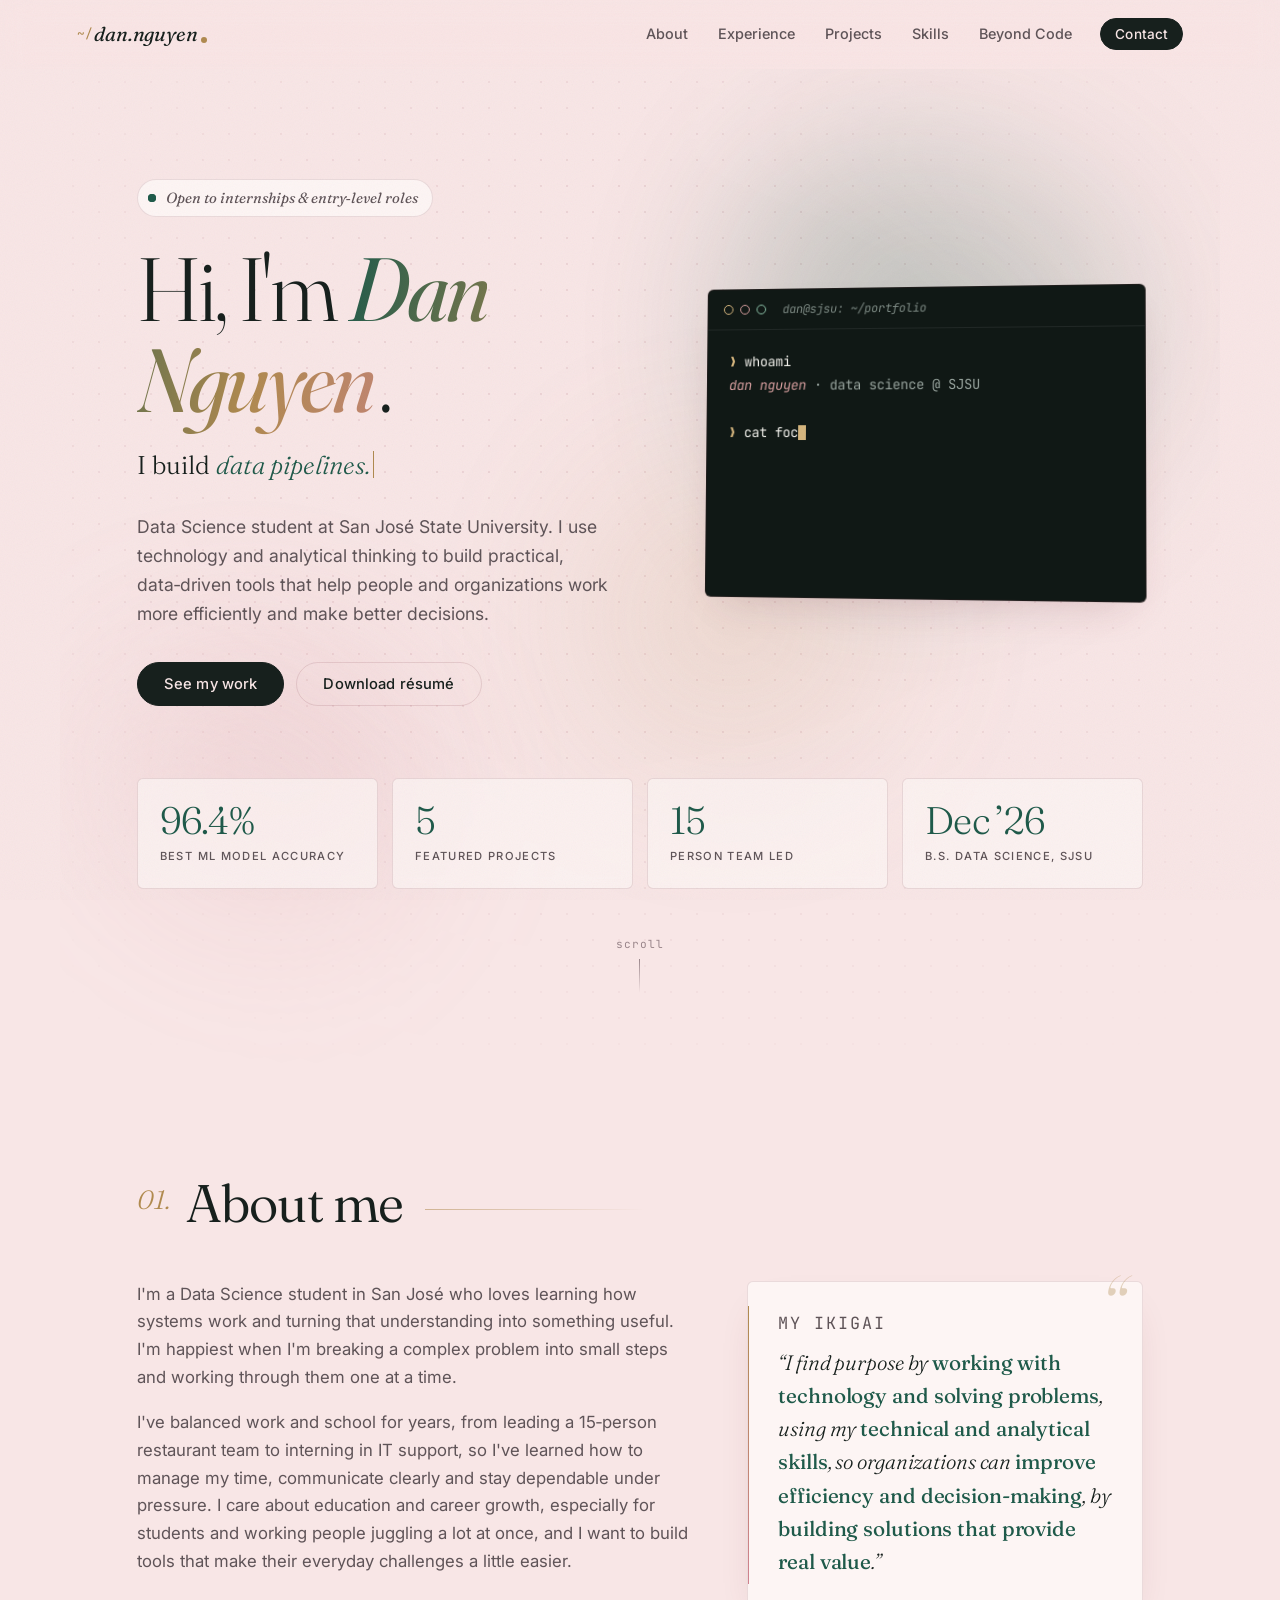
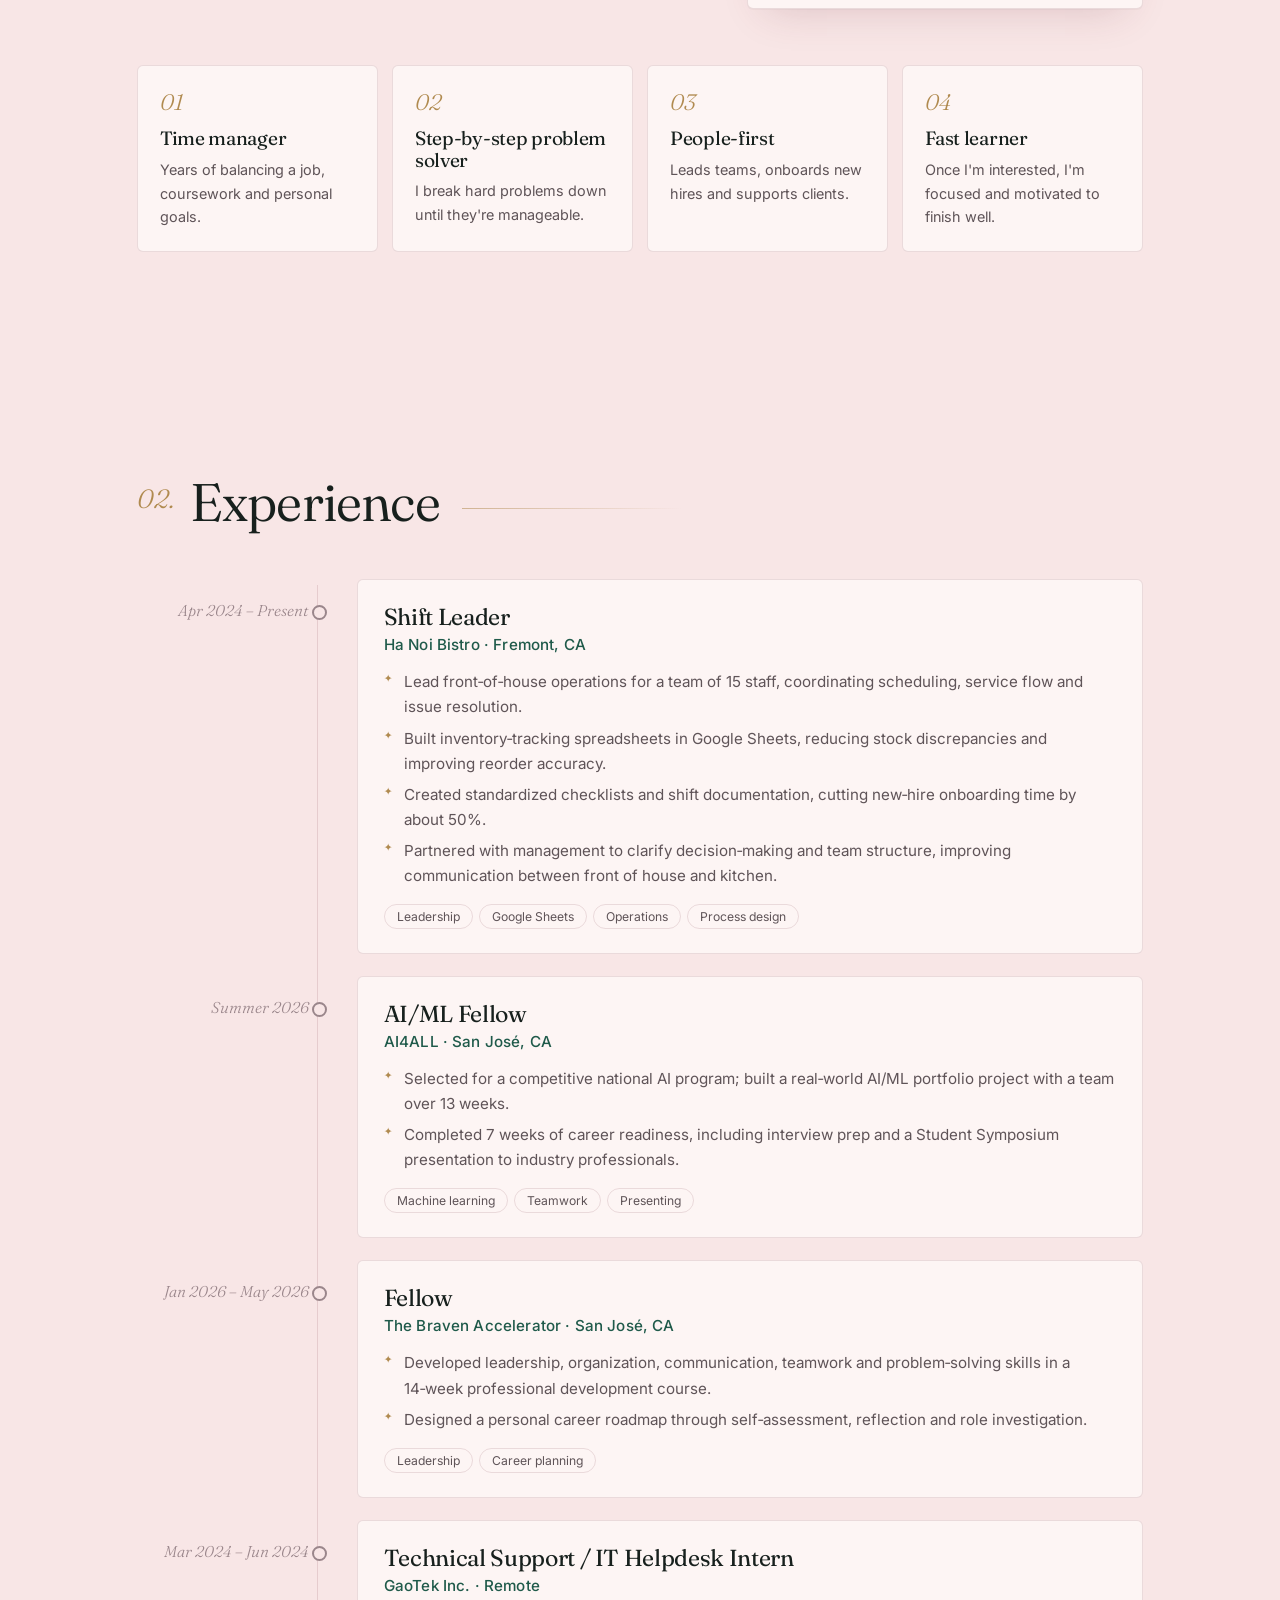
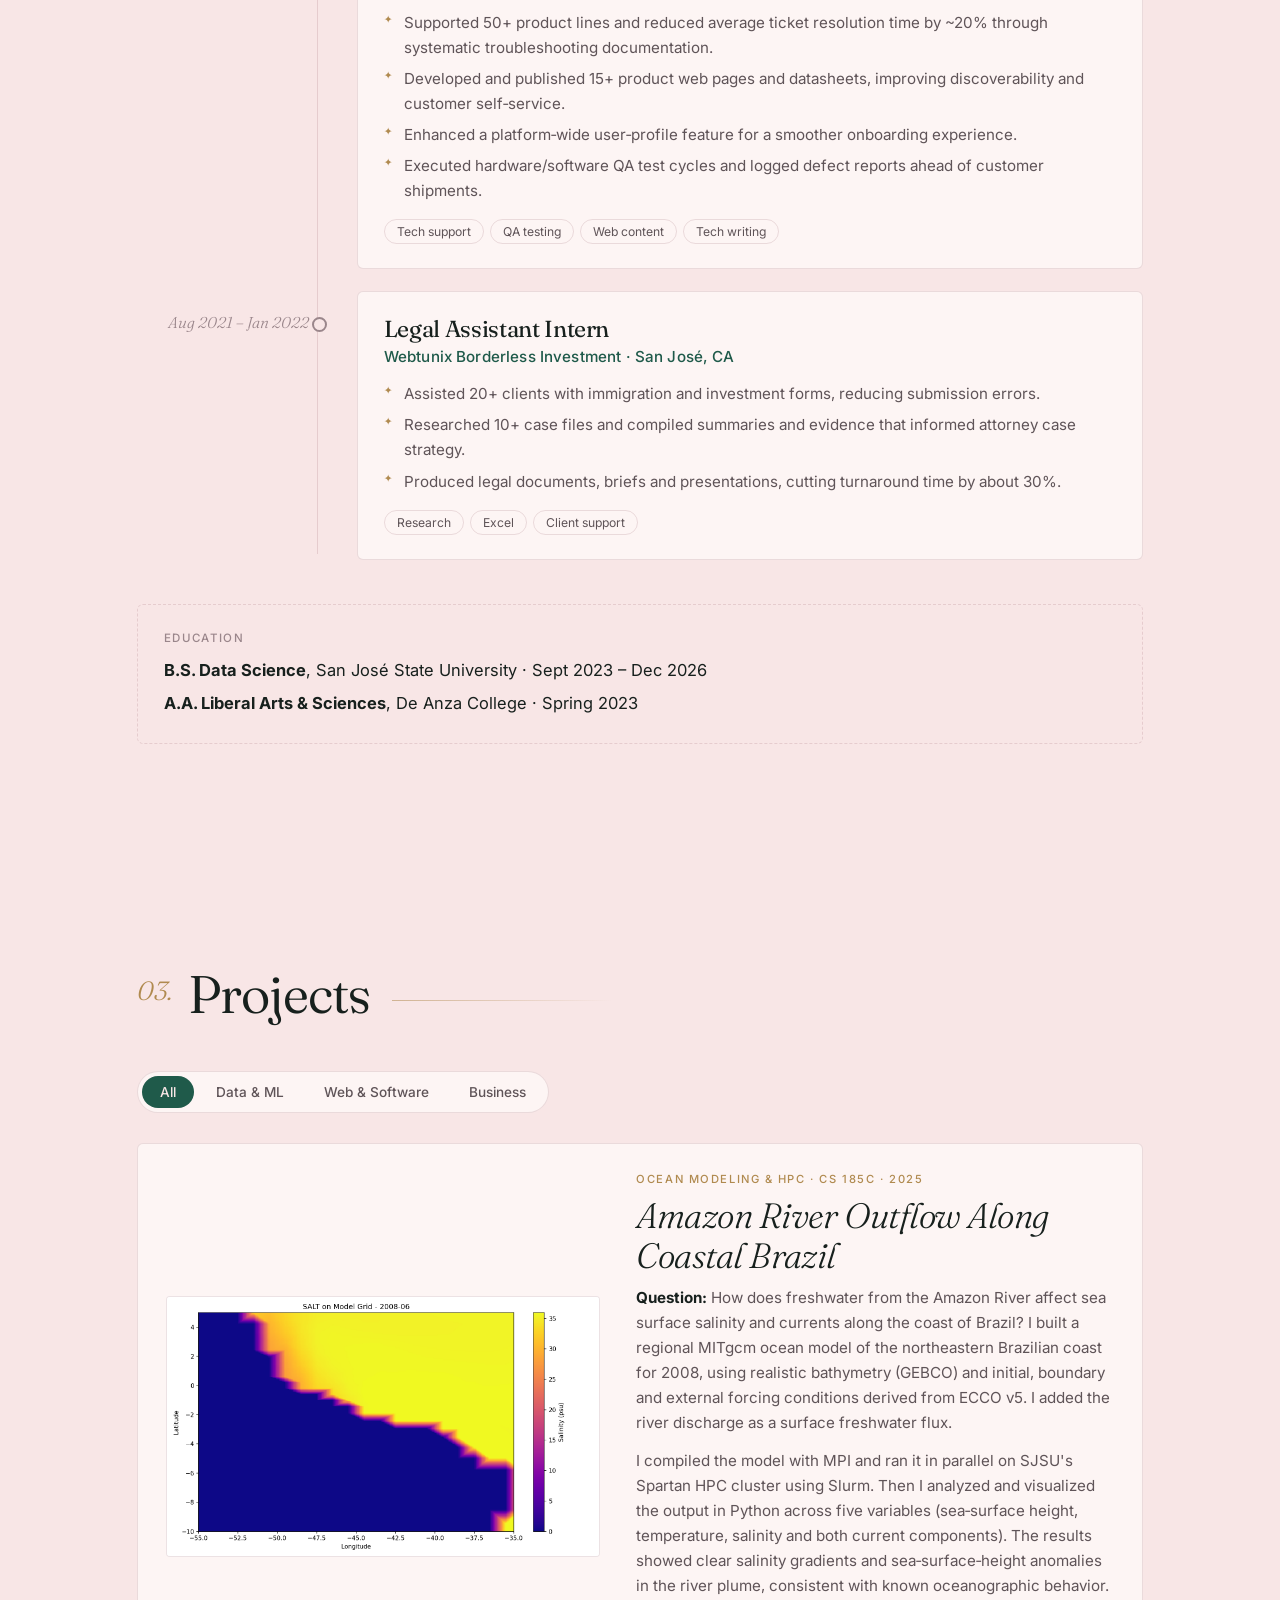
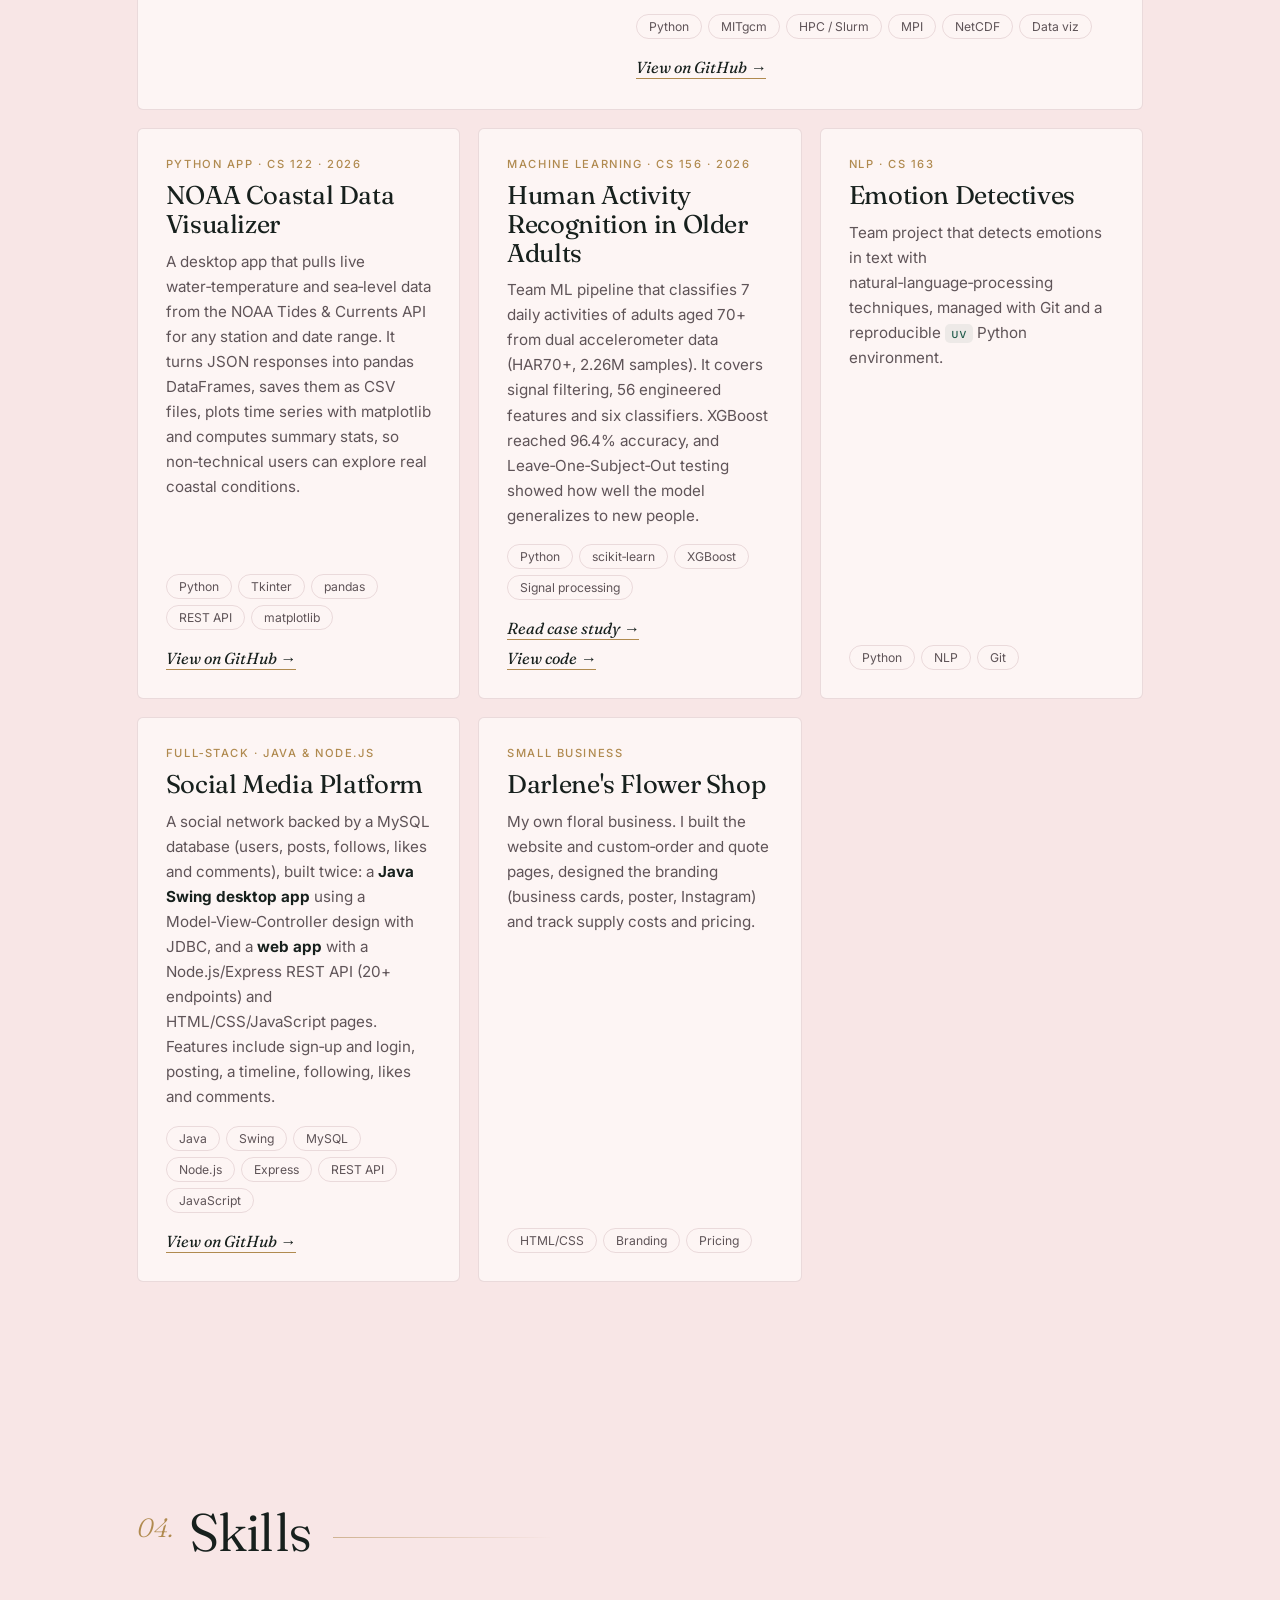
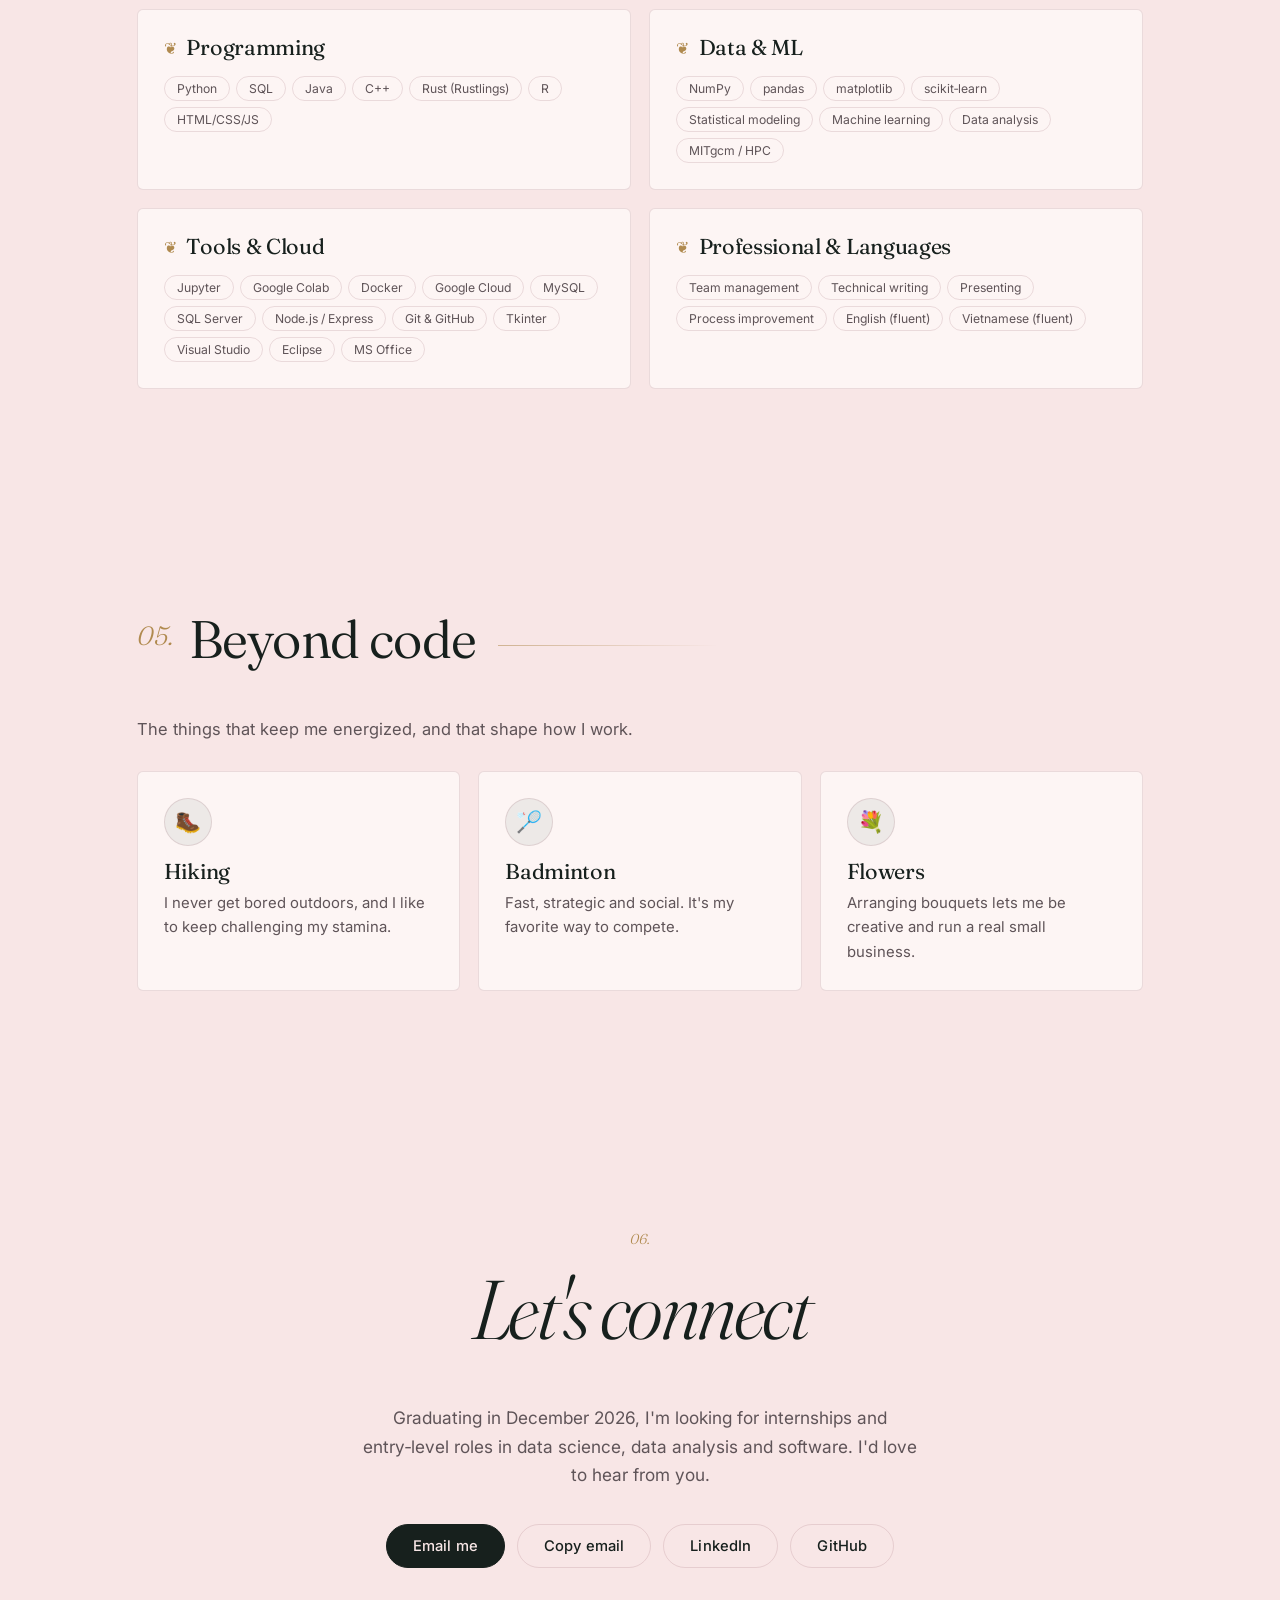
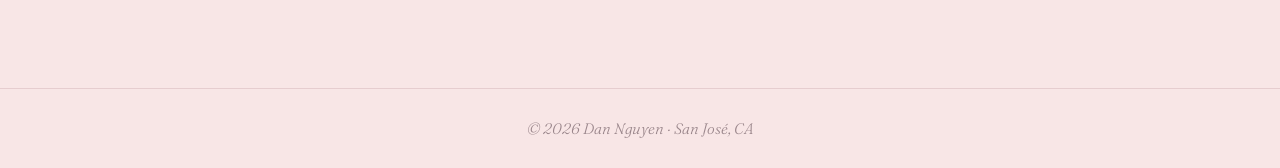
<file: index.html>
<!DOCTYPE html>
<html lang="en">
<head>
  <meta charset="UTF-8" />
  <meta name="viewport" content="width=device-width, initial-scale=1.0" />
  <title>Dan (Darlene) Nguyen — Data Science Portfolio</title>
  <meta name="description" content="Data Science student at San José State University building practical, data-driven tools that help people make better decisions." />
  <link rel="preconnect" href="https://fonts.googleapis.com" />
  <link rel="preconnect" href="https://fonts.gstatic.com" crossorigin />
  <link href="https://fonts.googleapis.com/css2?family=Fraunces:ital,opsz,wght@0,9..144,300..600;1,9..144,300..600&family=Inter:wght@400;500;600&family=JetBrains+Mono:wght@400;500&display=swap" rel="stylesheet" />
  <link rel="stylesheet" href="home.css" />
</head>
<body>
  <div class="progress" aria-hidden="true"></div>
  <header class="nav">
    <a href="#top" class="logo"><span class="logo-prompt">~/</span>dan.nguyen<span class="logo-caret"></span></a>
    <div class="nav-right">
      <button class="nav-toggle" aria-label="Toggle menu" aria-expanded="false">☰</button>
    </div>
    <nav class="nav-links">
      <a href="#about">About</a>
      <a href="#experience">Experience</a>
      <a href="#projects">Projects</a>
      <a href="#skills">Skills</a>
      <a href="#beyond">Beyond Code</a>
      <a href="#contact" class="btn btn-small">Contact</a>
    </nav>
  </header>

  <main id="top">
    <!-- HERO -->
    <section class="hero">
      <div class="hero-bg" aria-hidden="true"><span class="blob b1"></span><span class="blob b2"></span></div>
      <div class="hero-grid">
        <div class="hero-text">
          <p class="eyebrow"><span class="dot"></span>Open to internships &amp; entry‑level roles</p>
          <h1>Hi, I'm <span class="accent">Dan Nguyen</span>.</h1>
          <p class="role">I build <span class="typed" data-words='["data pipelines.","machine‑learning models.","full‑stack apps.","tools people actually use."]'></span><span class="caret" aria-hidden="true"></span></p>
          <p class="lead">
            Data Science student at San José State University. I use technology and analytical thinking
            to build practical, data‑driven tools that help people and organizations work more efficiently
            and make better decisions.
          </p>
          <div class="hero-actions">
            <a href="#projects" class="btn">See my work</a>
            <a href="Resume_2026DN.pdf" class="btn btn-outline" target="_blank" rel="noopener">Download résumé</a>
          </div>
        </div>

        <div class="terminal" aria-label="Terminal introduction">
          <div class="terminal-bar"><span></span><span></span><span></span><p>dan@sjsu: ~/portfolio</p></div>
          <pre class="terminal-body" aria-live="off"><code></code></pre>
          <noscript><pre class="terminal-body"><code>$ whoami
dan nguyen · data science @ SJSU</code></pre></noscript>
        </div>
      </div>

      <div class="stats">
        <div><strong data-count="96.4" data-suffix="%">96.4%</strong><span>best ML model accuracy</span></div>
        <div><strong data-count="5">5</strong><span>featured projects</span></div>
        <div><strong data-count="15">15</strong><span>person team led</span></div>
        <div><strong>Dec ’26</strong><span>B.S. Data Science, SJSU</span></div>
      </div>
      <a href="#about" class="scroll-hint" aria-label="Scroll to About">scroll<span></span></a>
    </section>

    <!-- ABOUT -->
    <section id="about" class="section">
      <h2>About me</h2>
      <div class="about-grid">
        <div>
          <p>
            I'm a Data Science student in San José who loves learning how systems work and
            turning that understanding into something useful. I'm happiest when I'm breaking
            a complex problem into small steps and working through them one at a time.
          </p>
          <p>
            I've balanced work and school for years, from leading a 15‑person restaurant team to
            interning in IT support, so I've learned how to manage my time, communicate clearly and stay
            dependable under pressure. I care about education and career growth, especially for
            students and working people juggling a lot at once, and I want to build tools that
            make their everyday challenges a little easier.
          </p>
        </div>
        <blockquote class="ikigai">
          <p class="ikigai-label">My Ikigai</p>
          “I find purpose by <strong>working with technology and solving problems</strong>,
          using my <strong>technical and analytical skills</strong>, so organizations can
          <strong>improve efficiency and decision‑making</strong>, by
          <strong>building solutions that provide real value</strong>.”
        </blockquote>
      </div>

      <ul class="traits">
        <li><span>⏱️</span><div><h3>Time manager</h3><p>Years of balancing a job, coursework and personal goals.</p></div></li>
        <li><span>🧩</span><div><h3>Step‑by‑step problem solver</h3><p>I break hard problems down until they're manageable.</p></div></li>
        <li><span>🤝</span><div><h3>People‑first</h3><p>Leads teams, onboards new hires and supports clients.</p></div></li>
        <li><span>🚀</span><div><h3>Fast learner</h3><p>Once I'm interested, I'm focused and motivated to finish well.</p></div></li>
      </ul>
    </section>

    <!-- EXPERIENCE -->
    <section id="experience" class="section">
      <h2>Experience</h2>
      <ol class="timeline">
        <li>
          <div class="time">Apr 2024 – Present</div>
          <div class="card">
            <h3>Shift Leader</h3>
            <p class="org">Ha Noi Bistro · Fremont, CA</p>
            <ul>
              <li>Lead front‑of‑house operations for a team of 15 staff, coordinating scheduling, service flow and issue resolution.</li>
              <li>Built inventory‑tracking spreadsheets in Google Sheets, reducing stock discrepancies and improving reorder accuracy.</li>
              <li>Created standardized checklists and shift documentation, cutting new‑hire onboarding time by about 50%.</li>
              <li>Partnered with management to clarify decision‑making and team structure, improving communication between front of house and kitchen.</li>
            </ul>
            <p class="tags"><span>Leadership</span><span>Google Sheets</span><span>Operations</span><span>Process design</span></p>
          </div>
        </li>
        <li>
          <div class="time">Summer 2026</div>
          <div class="card">
            <h3>AI/ML Fellow</h3>
            <p class="org">AI4ALL · San José, CA</p>
            <ul>
              <li>Selected for a competitive national AI program; built a real‑world AI/ML portfolio project with a team over 13 weeks.</li>
              <li>Completed 7 weeks of career readiness, including interview prep and a Student Symposium presentation to industry professionals.</li>
            </ul>
            <p class="tags"><span>Machine learning</span><span>Teamwork</span><span>Presenting</span></p>
          </div>
        </li>
        <li>
          <div class="time">Jan 2026 – May 2026</div>
          <div class="card">
            <h3>Fellow</h3>
            <p class="org">The Braven Accelerator · San José, CA</p>
            <ul>
              <li>Developed leadership, organization, communication, teamwork and problem‑solving skills in a 14‑week professional development course.</li>
              <li>Designed a personal career roadmap through self‑assessment, reflection and role investigation.</li>
            </ul>
            <p class="tags"><span>Leadership</span><span>Career planning</span></p>
          </div>
        </li>
        <li>
          <div class="time">Mar 2024 – Jun 2024</div>
          <div class="card">
            <h3>Technical Support / IT Helpdesk Intern</h3>
            <p class="org">GaoTek Inc. · Remote</p>
            <ul>
              <li>Supported 50+ product lines and reduced average ticket resolution time by ~20% through systematic troubleshooting documentation.</li>
              <li>Developed and published 15+ product web pages and datasheets, improving discoverability and customer self‑service.</li>
              <li>Enhanced a platform‑wide user‑profile feature for a smoother onboarding experience.</li>
              <li>Executed hardware/software QA test cycles and logged defect reports ahead of customer shipments.</li>
            </ul>
            <p class="tags"><span>Tech support</span><span>QA testing</span><span>Web content</span><span>Tech writing</span></p>
          </div>
        </li>
        <li>
          <div class="time">Aug 2021 – Jan 2022</div>
          <div class="card">
            <h3>Legal Assistant Intern</h3>
            <p class="org">Webtunix Borderless Investment · San José, CA</p>
            <ul>
              <li>Assisted 20+ clients with immigration and investment forms, reducing submission errors.</li>
              <li>Researched 10+ case files and compiled summaries and evidence that informed attorney case strategy.</li>
              <li>Produced legal documents, briefs and presentations, cutting turnaround time by about 30%.</li>
            </ul>
            <p class="tags"><span>Research</span><span>Excel</span><span>Client support</span></p>
          </div>
        </li>
      </ol>

      <div class="edu">
        <h3>Education</h3>
        <p><strong>B.S. Data Science</strong>, San José State University · Sept 2023 – Dec 2026</p>
        <p><strong>A.A. Liberal Arts &amp; Sciences</strong>, De Anza College · Spring 2023</p>
      </div>
    </section>

    <!-- PROJECTS -->
    <section id="projects" class="section">
      <h2>Projects</h2>
      <div class="filters" role="group" aria-label="Filter projects">
        <button class="filter active" data-filter="all">All</button>
        <button class="filter" data-filter="data">Data &amp; ML</button>
        <button class="filter" data-filter="web">Web &amp; Software</button>
        <button class="filter" data-filter="business">Business</button>
      </div>
      <div class="project-grid">
        <article class="project featured" data-category="data">
          <img class="project-img" src="images/amazon-salinity.png" alt="Map of modeled sea surface salinity off northeastern Brazil, June 2008, showing lower salinity near the Amazon River mouth" />
          <div class="project-body">
            <p class="project-kind">Ocean Modeling &amp; HPC · CS 185C · 2025</p>
            <h3>Amazon River Outflow Along Coastal Brazil</h3>
            <p>
              <strong>Question:</strong> How does freshwater from the Amazon River affect sea surface salinity
              and currents along the coast of Brazil? I built a regional MITgcm ocean model of the northeastern
              Brazilian coast for 2008, using realistic bathymetry (GEBCO) and initial, boundary and external forcing
              conditions derived from ECCO v5. I added the river discharge as a surface freshwater flux.
            </p>
            <p>
              I compiled the model with MPI and ran it in parallel on SJSU's Spartan HPC cluster using Slurm.
              Then I analyzed and visualized the output in Python
              across five variables (sea‑surface height, temperature, salinity and both current components).
              The results showed clear salinity gradients and sea‑surface‑height anomalies in the river plume, consistent
              with known oceanographic behavior.
            </p>
            <p class="tags"><span>Python</span><span>MITgcm</span><span>HPC / Slurm</span><span>MPI</span><span>NetCDF</span><span>Data viz</span></p>
            <a class="project-link" href="https://github.com/dannguyen02/Amazon-River-Outflow-Project" target="_blank" rel="noopener">View on GitHub →</a>
          </div>
        </article>
        <article class="project" data-category="data web">
          <p class="project-kind">Python App · CS 122 · 2026</p>
          <h3>NOAA Coastal Data Visualizer</h3>
          <p>A desktop app that pulls live water‑temperature and sea‑level data from the NOAA Tides &amp; Currents API
            for any station and date range. It turns JSON responses into pandas DataFrames, saves them as CSV files,
            plots time series with matplotlib and computes summary stats, so non‑technical users can explore real
            coastal conditions.</p>
          <p class="tags"><span>Python</span><span>Tkinter</span><span>pandas</span><span>REST API</span><span>matplotlib</span></p>
          <a class="project-link" href="https://github.com/dannguyen02/cs122_Project" target="_blank" rel="noopener">View on GitHub →</a>
        </article>
        <article class="project" data-category="data">
          <p class="project-kind">Machine Learning · CS 156 · 2026</p>
          <h3>Human Activity Recognition in Older Adults</h3>
          <p>Team ML pipeline that classifies 7 daily activities of adults aged 70+ from dual accelerometer data
            (HAR70+, 2.26M samples). It covers signal filtering, 56 engineered features and six classifiers. XGBoost
            reached 96.4% accuracy, and Leave‑One‑Subject‑Out testing showed how well the model generalizes to new people.</p>
          <p class="tags"><span>Python</span><span>scikit‑learn</span><span>XGBoost</span><span>Signal processing</span></p>
          <a class="project-link" href="projects/har70.html">Read case study →</a>
          <a class="project-link" href="notebooks/har70-notebook.html" target="_blank" rel="noopener">View code →</a>
        </article>
        <article class="project" data-category="data">
          <p class="project-kind">NLP · CS 163</p>
          <h3>Emotion Detectives</h3>
          <p>Team project that detects emotions in text with natural‑language‑processing
            techniques, managed with Git and a reproducible <code>uv</code> Python environment.</p>
          <p class="tags"><span>Python</span><span>NLP</span><span>Git</span></p>
        </article>
        <article class="project" data-category="web">
          <p class="project-kind">Full‑Stack · Java &amp; Node.js</p>
          <h3>Social Media Platform</h3>
          <p>A social network backed by a MySQL database (users, posts, follows, likes and comments), built twice:
            a <strong>Java Swing desktop app</strong> using a Model‑View‑Controller design with JDBC, and a
            <strong>web app</strong> with a Node.js/Express REST API (20+ endpoints) and HTML/CSS/JavaScript pages.
            Features include sign‑up and login, posting, a timeline, following, likes and comments.</p>
          <p class="tags"><span>Java</span><span>Swing</span><span>MySQL</span><span>Node.js</span><span>Express</span><span>REST API</span><span>JavaScript</span></p>
          <a class="project-link" href="https://github.com/dannguyen02/Social_Media_Platform" target="_blank" rel="noopener">View on GitHub →</a>
        </article>
        <article class="project" data-category="business web">
          <p class="project-kind">Small Business</p>
          <h3>Darlene's Flower Shop</h3>
          <p>My own floral business. I built the website and custom‑order and quote pages,
            designed the branding (business cards, poster, Instagram) and track supply costs
            and pricing.</p>
          <p class="tags"><span>HTML/CSS</span><span>Branding</span><span>Pricing</span></p>
        </article>
      </div>
    </section>

    <!-- SKILLS -->
    <section id="skills" class="section">
      <h2>Skills</h2>
      <div class="skills-grid">
        <div class="skill-group">
          <h3>Programming</h3>
          <p class="tags"><span>Python</span><span>SQL</span><span>Java</span><span>C++</span><span>Rust (Rustlings)</span><span>R</span><span>HTML/CSS/JS</span></p>
        </div>
        <div class="skill-group">
          <h3>Data &amp; ML</h3>
          <p class="tags"><span>NumPy</span><span>pandas</span><span>matplotlib</span><span>scikit‑learn</span><span>Statistical modeling</span><span>Machine learning</span><span>Data analysis</span><span>MITgcm / HPC</span></p>
        </div>
        <div class="skill-group">
          <h3>Tools &amp; Cloud</h3>
          <p class="tags"><span>Jupyter</span><span>Google Colab</span><span>Docker</span><span>Google Cloud</span><span>MySQL</span><span>SQL Server</span><span>Node.js / Express</span><span>Git &amp; GitHub</span><span>Tkinter</span><span>Visual Studio</span><span>Eclipse</span><span>MS Office</span></p>
        </div>
        <div class="skill-group">
          <h3>Professional &amp; Languages</h3>
          <p class="tags"><span>Team management</span><span>Technical writing</span><span>Presenting</span><span>Process improvement</span><span>English (fluent)</span><span>Vietnamese (fluent)</span></p>
        </div>
      </div>
    </section>

    <!-- BEYOND CODE -->
    <section id="beyond" class="section">
      <h2>Beyond code</h2>
      <p class="muted">The things that keep me energized, and that shape how I work.</p>
      <div class="beyond-grid">
        <div class="beyond"><span>🥾</span><h3>Hiking</h3><p>I never get bored outdoors, and I like to keep challenging my stamina.</p></div>
        <div class="beyond"><span>🏸</span><h3>Badminton</h3><p>Fast, strategic and social. It's my favorite way to compete.</p></div>
        <div class="beyond"><span>💐</span><h3>Flowers</h3><p>Arranging bouquets lets me be creative and run a real small business.</p></div>
      </div>
    </section>

    <!-- CONTACT -->
    <section id="contact" class="section contact">
      <h2>Let's connect</h2>
      <p>Graduating in December 2026, I'm looking for internships and entry‑level roles in data science, data analysis and software. I'd love to hear from you.</p>
      <div class="hero-actions">
        <a href="mailto:dannguyenkhanh.dn@gmail.com" class="btn">Email me</a>
        <button class="btn btn-outline copy-email" data-email="dannguyenkhanh.dn@gmail.com">Copy email</button>
        <a href="https://www.linkedin.com/in/dan-darlene-nguyen" class="btn btn-outline" target="_blank" rel="noopener">LinkedIn</a>
        <a href="https://github.com/dannguyen02" class="btn btn-outline" target="_blank" rel="noopener">GitHub</a>
      </div>
    </section>
  </main>

  <footer class="footer">
    <p>© <span id="year"></span> Dan Nguyen · San José, CA</p>
  </footer>

  <script src="script.js"></script>
</body>
</html>
</file>
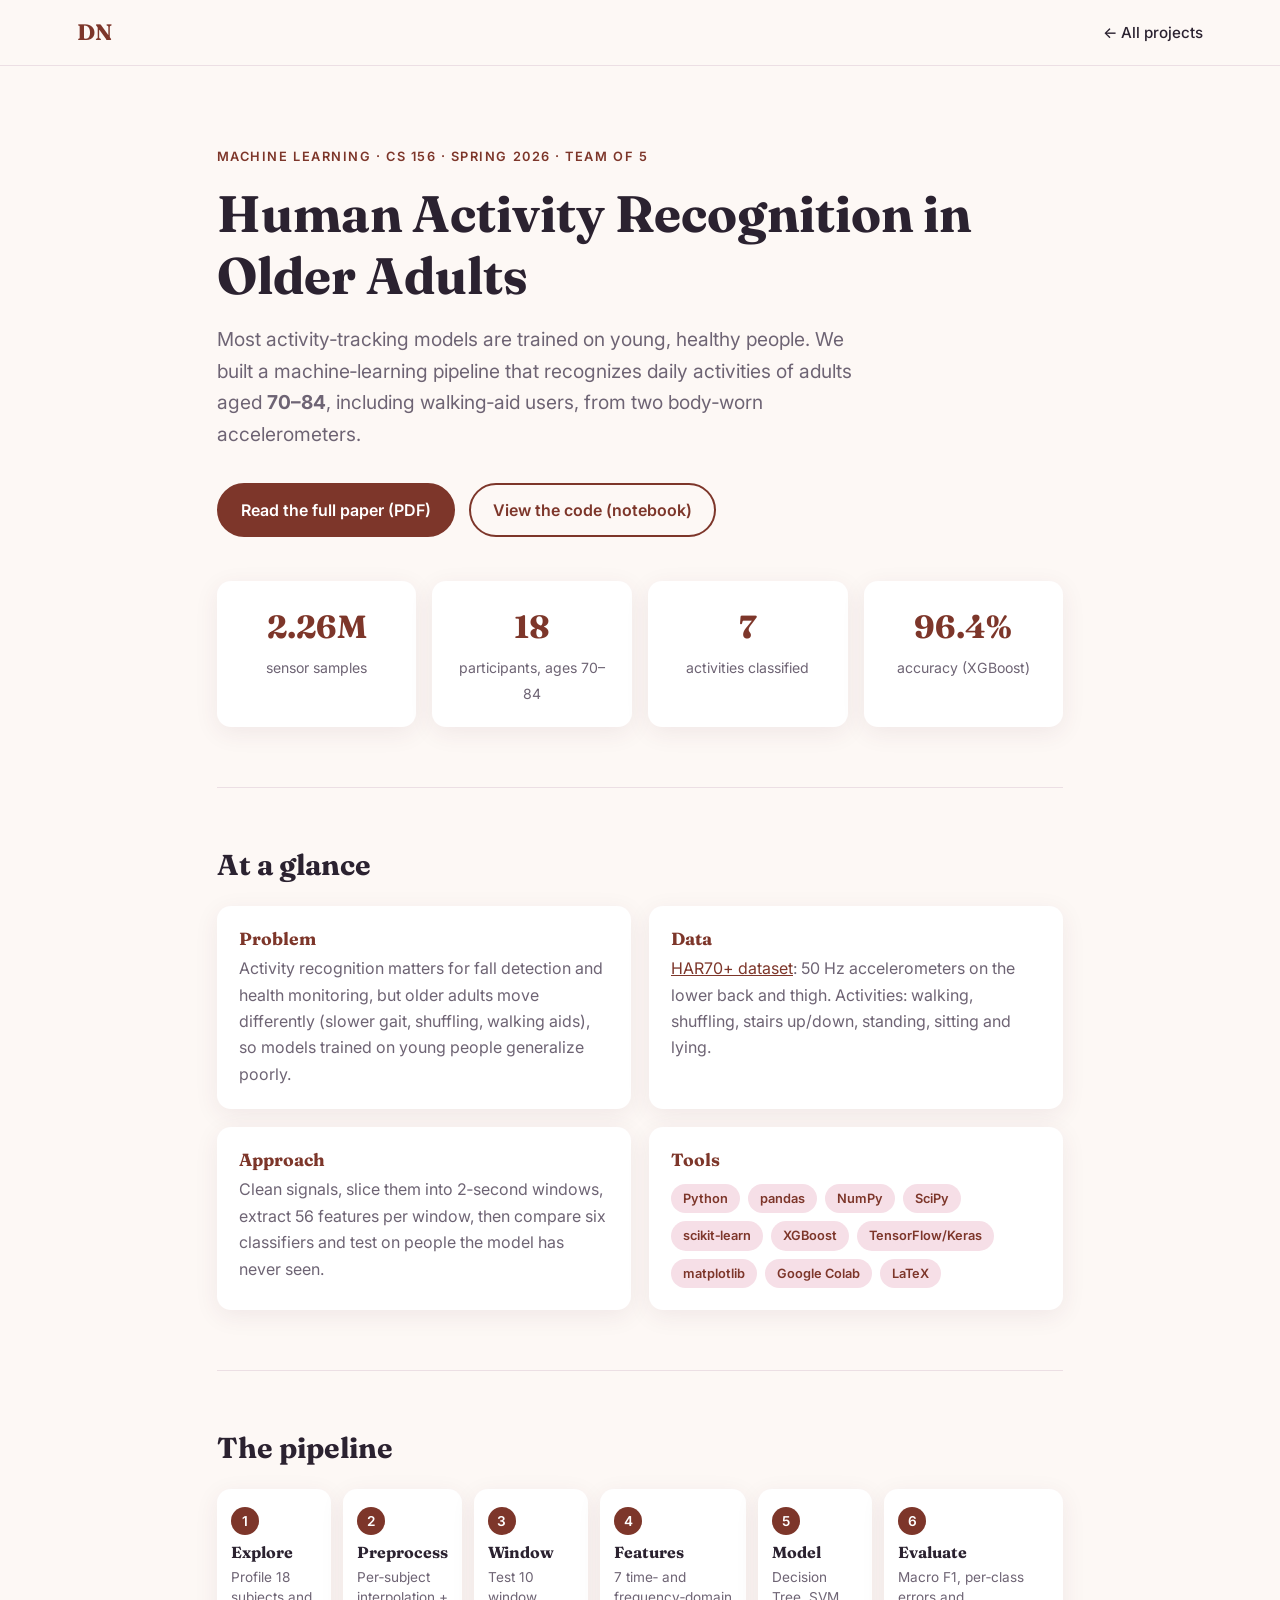
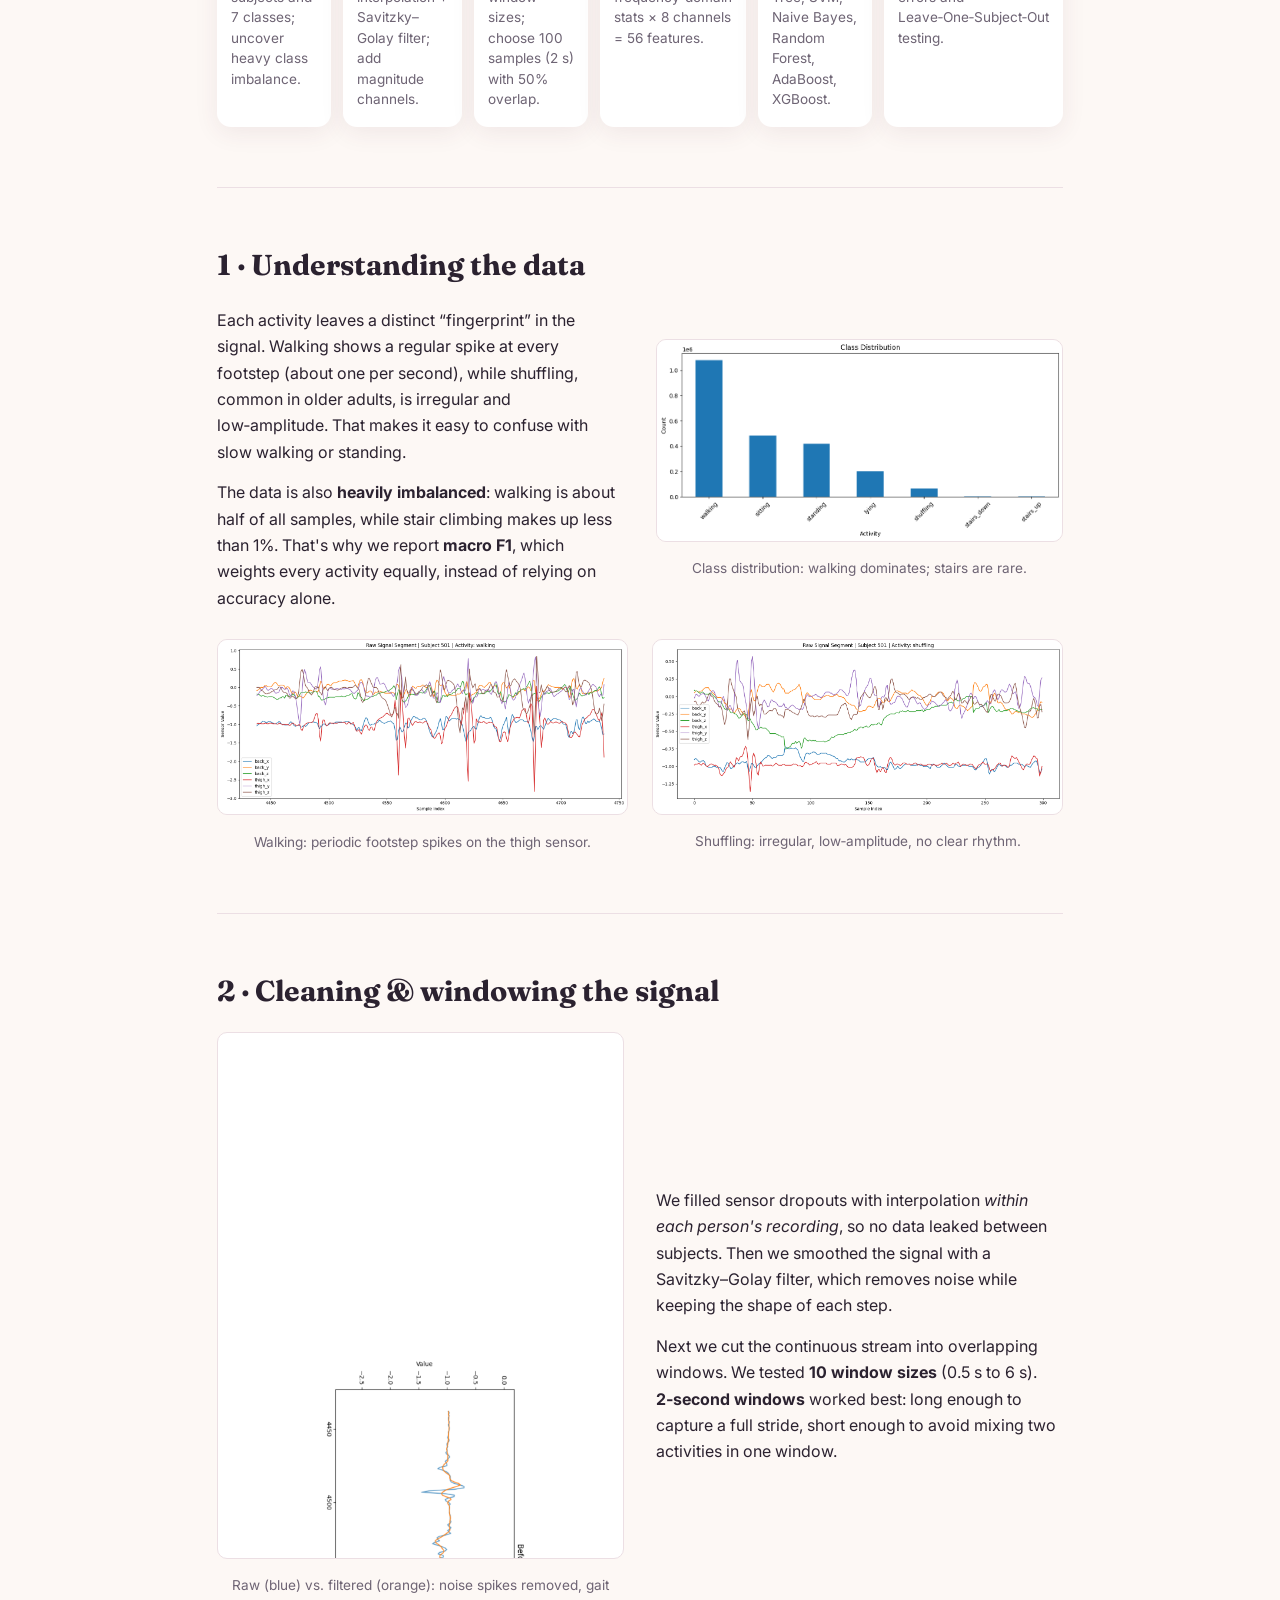
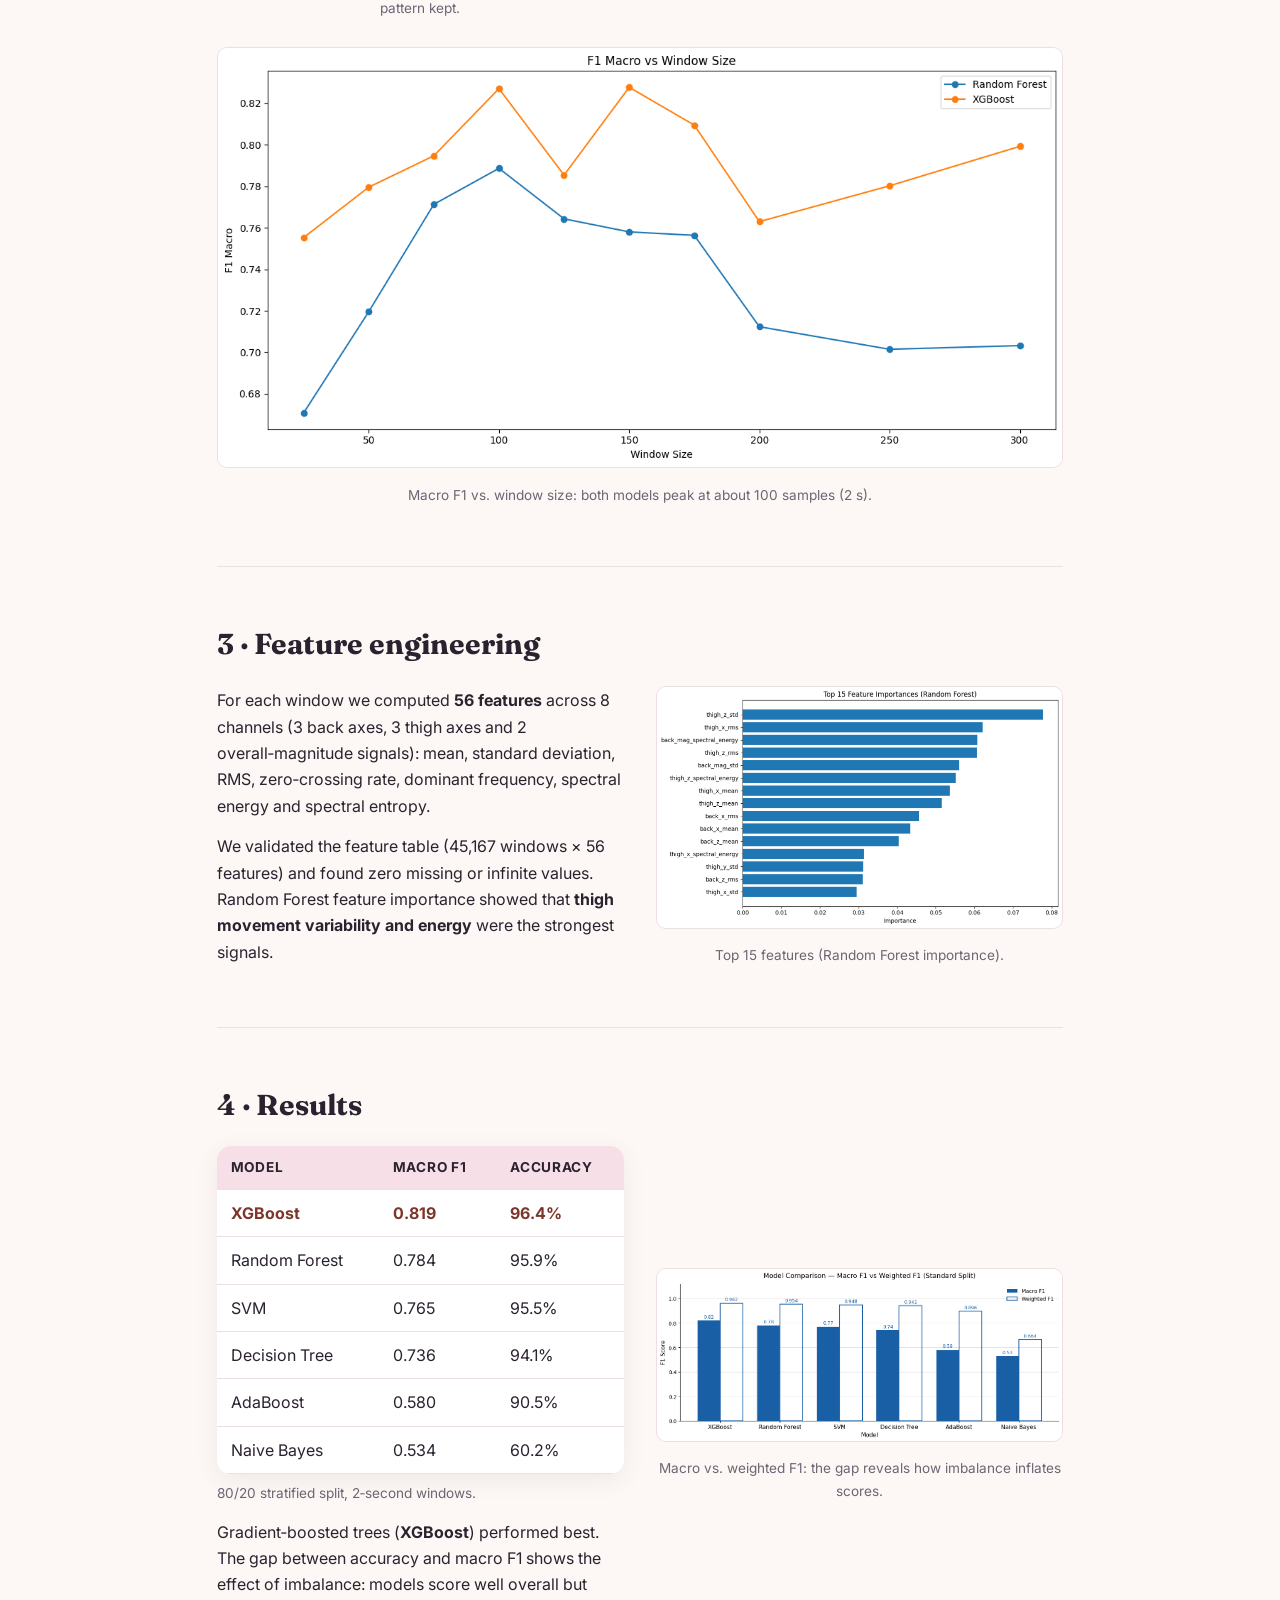
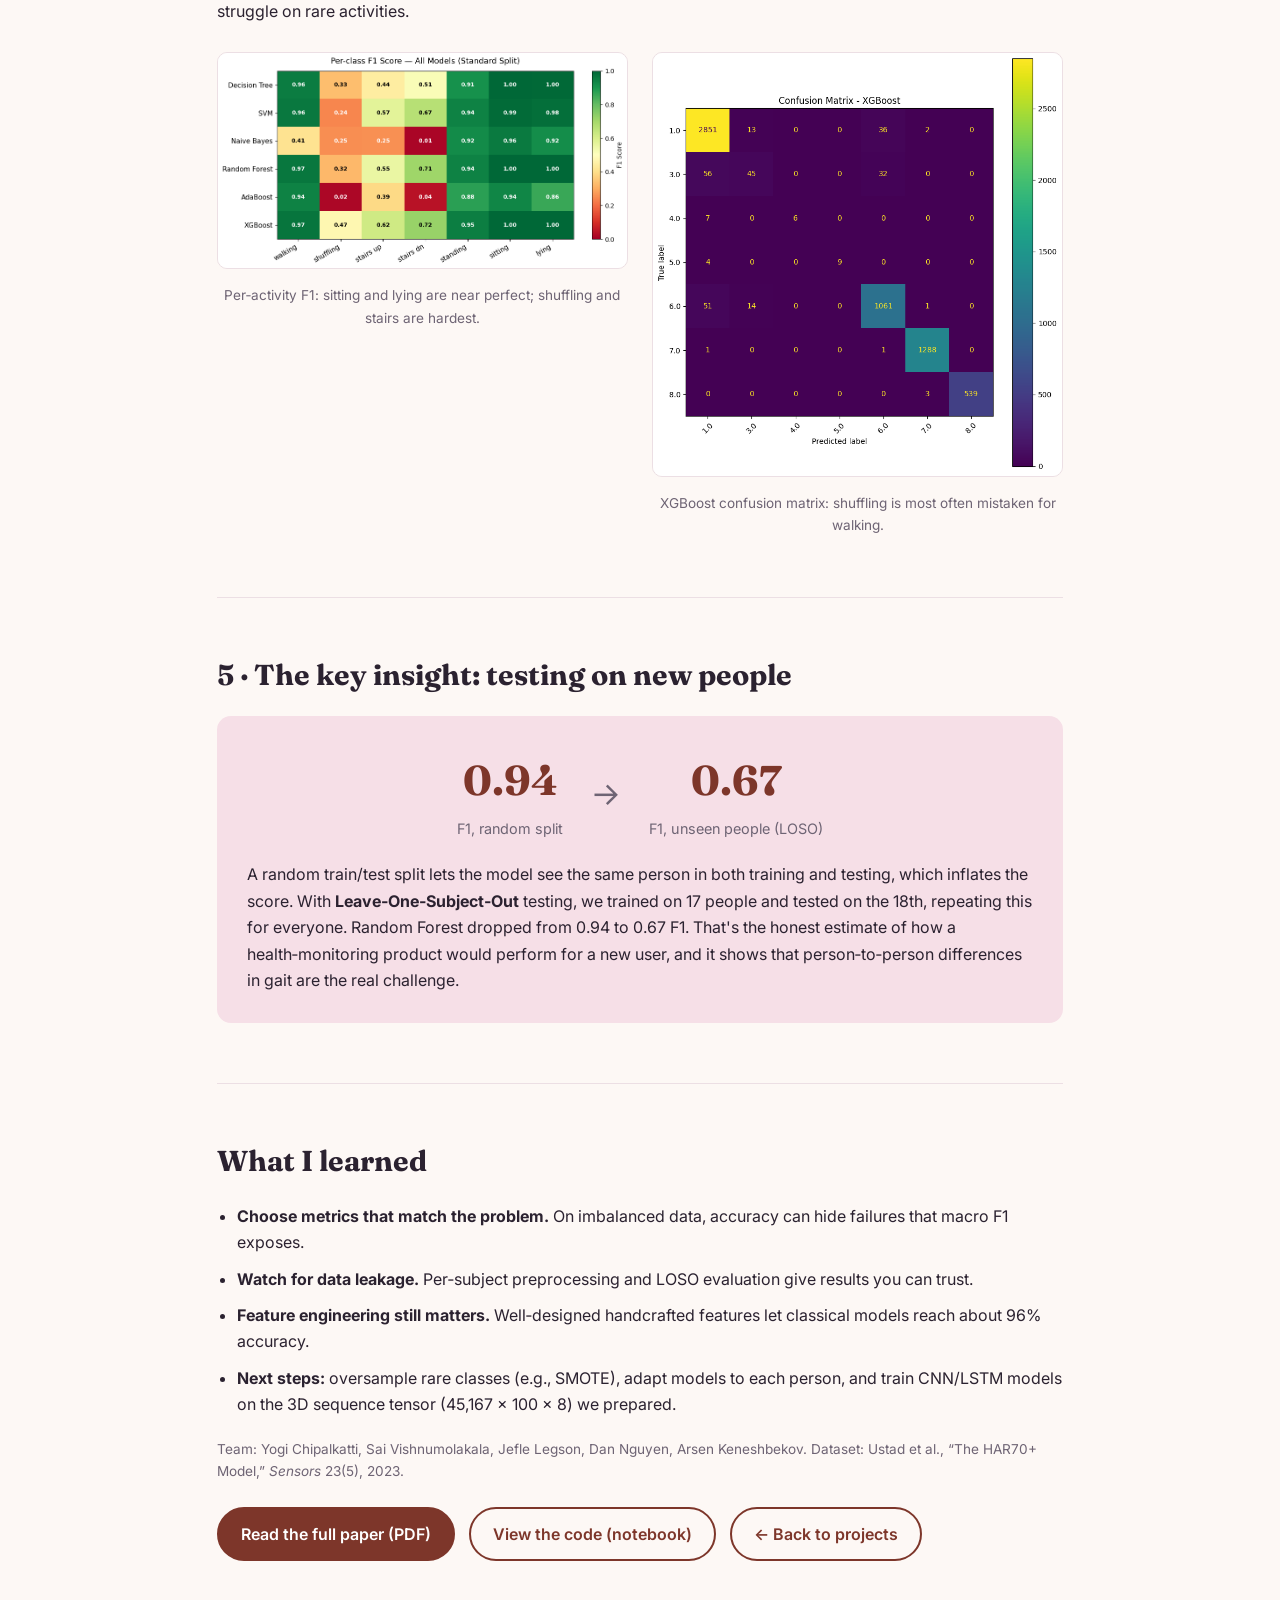
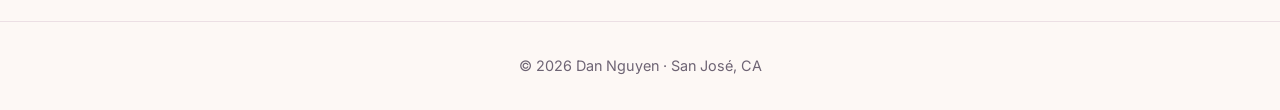
<file: projects/har70.html>
<!DOCTYPE html>
<html lang="en">
<head>
  <meta charset="UTF-8" />
  <meta name="viewport" content="width=device-width, initial-scale=1.0" />
  <title>Human Activity Recognition in Older Adults — Dan Nguyen</title>
  <meta name="description" content="Machine-learning pipeline that classifies daily activities of adults 70+ from dual accelerometer data (HAR70+)." />
  <link rel="preconnect" href="https://fonts.googleapis.com" />
  <link rel="preconnect" href="https://fonts.gstatic.com" crossorigin />
  <link href="https://fonts.googleapis.com/css2?family=Fraunces:opsz,wght@9..144,500;9..144,700;9..144,800&family=Inter:wght@400;500;600&display=swap" rel="stylesheet" />
  <link rel="stylesheet" href="../styles.css" />
</head>
<body>
  <header class="nav">
    <a href="../index.html" class="logo">DN</a>
    <nav class="nav-links nav-links-static">
      <a href="../index.html#projects">← All projects</a>
    </nav>
  </header>

  <main class="case">
    <!-- HEADER -->
    <section class="case-hero">
      <p class="eyebrow">Machine Learning · CS 156 · Spring 2026 · Team of 5</p>
      <h1>Human Activity Recognition in Older Adults</h1>
      <p class="lead">
        Most activity‑tracking models are trained on young, healthy people. We built a machine‑learning
        pipeline that recognizes daily activities of adults aged <strong>70–84</strong>, including walking‑aid users,
        from two body‑worn accelerometers.
      </p>
      <div class="hero-actions">
        <a href="../docs/HAR70-activity-recognition-paper.pdf" class="btn" target="_blank" rel="noopener">Read the full paper (PDF)</a>
        <a href="../notebooks/har70-notebook.html" class="btn btn-outline" target="_blank" rel="noopener">View the code (notebook)</a>
      </div>

      <div class="stats">
        <div><strong>2.26M</strong><span>sensor samples</span></div>
        <div><strong>18</strong><span>participants, ages 70–84</span></div>
        <div><strong>7</strong><span>activities classified</span></div>
        <div><strong>96.4%</strong><span>accuracy (XGBoost)</span></div>
      </div>
    </section>

    <!-- AT A GLANCE -->
    <section class="case-section">
      <h2>At a glance</h2>
      <div class="glance">
        <div><h3>Problem</h3><p>Activity recognition matters for fall detection and health monitoring, but older adults move differently (slower gait, shuffling, walking aids), so models trained on young people generalize poorly.</p></div>
        <div><h3>Data</h3><p><a href="https://doi.org/10.3390/s23052368" target="_blank" rel="noopener">HAR70+ dataset</a>: 50 Hz accelerometers on the lower back and thigh. Activities: walking, shuffling, stairs up/down, standing, sitting and lying.</p></div>
        <div><h3>Approach</h3><p>Clean signals, slice them into 2‑second windows, extract 56 features per window, then compare six classifiers and test on people the model has never seen.</p></div>
        <div><h3>Tools</h3><p class="tags"><span>Python</span><span>pandas</span><span>NumPy</span><span>SciPy</span><span>scikit‑learn</span><span>XGBoost</span><span>TensorFlow/Keras</span><span>matplotlib</span><span>Google Colab</span><span>LaTeX</span></p></div>
      </div>
    </section>

    <!-- PIPELINE -->
    <section class="case-section">
      <h2>The pipeline</h2>
      <ol class="pipeline">
        <li><span>1</span><h3>Explore</h3><p>Profile 18 subjects and 7 classes; uncover heavy class imbalance.</p></li>
        <li><span>2</span><h3>Preprocess</h3><p>Per‑subject interpolation + Savitzky–Golay filter; add magnitude channels.</p></li>
        <li><span>3</span><h3>Window</h3><p>Test 10 window sizes; choose 100 samples (2 s) with 50% overlap.</p></li>
        <li><span>4</span><h3>Features</h3><p>7 time‑ and frequency‑domain stats × 8 channels = 56 features.</p></li>
        <li><span>5</span><h3>Model</h3><p>Decision Tree, SVM, Naive Bayes, Random Forest, AdaBoost, XGBoost.</p></li>
        <li><span>6</span><h3>Evaluate</h3><p>Macro F1, per‑class errors and Leave‑One‑Subject‑Out testing.</p></li>
      </ol>
    </section>

    <!-- 1. DATA -->
    <section class="case-section">
      <h2>1 · Understanding the data</h2>
      <div class="split">
        <div>
          <p>Each activity leaves a distinct “fingerprint” in the signal. Walking shows a regular spike at every
            footstep (about one per second), while shuffling, common in older adults, is irregular and low‑amplitude.
            That makes it easy to confuse with slow walking or standing.</p>
          <p>The data is also <strong>heavily imbalanced</strong>: walking is about half of all samples, while stair
            climbing makes up less than 1%. That's why we report <strong>macro F1</strong>, which weights every
            activity equally, instead of relying on accuracy alone.</p>
        </div>
        <figure><img src="../images/har70/class-distribution.png" alt="Bar chart of samples per activity; walking dominates and stair classes are tiny" /><figcaption>Class distribution: walking dominates; stairs are rare.</figcaption></figure>
      </div>
      <div class="figure-row">
        <figure><img src="../images/har70/raw-walking.png" alt="Raw accelerometer signal during walking with periodic spikes" /><figcaption>Walking: periodic footstep spikes on the thigh sensor.</figcaption></figure>
        <figure><img src="../images/har70/raw-shuffling.png" alt="Raw accelerometer signal during shuffling, irregular and low amplitude" /><figcaption>Shuffling: irregular, low‑amplitude, no clear rhythm.</figcaption></figure>
      </div>
    </section>

    <!-- 2. PREPROCESS -->
    <section class="case-section">
      <h2>2 · Cleaning &amp; windowing the signal</h2>
      <div class="split">
        <figure><img src="../images/har70/preprocessing-thigh.png" alt="Raw versus filtered thigh signal; filter removes sharp spikes but keeps the gait pattern" /><figcaption>Raw (blue) vs. filtered (orange): noise spikes removed, gait pattern kept.</figcaption></figure>
        <div>
          <p>We filled sensor dropouts with interpolation <em>within each person's recording</em>, so no data leaked
            between subjects. Then we smoothed the signal with a Savitzky–Golay filter, which removes noise while
            keeping the shape of each step.</p>
          <p>Next we cut the continuous stream into overlapping windows. We tested <strong>10 window sizes</strong>
            (0.5 s to 6 s). <strong>2‑second windows</strong> worked best: long enough to capture a full stride,
            short enough to avoid mixing two activities in one window.</p>
        </div>
      </div>
      <figure class="wide"><img src="../images/har70/window-size.png" alt="Line chart of macro F1 versus window size for XGBoost and Random Forest, peaking near 100 samples" /><figcaption>Macro F1 vs. window size: both models peak at about 100 samples (2 s).</figcaption></figure>
    </section>

    <!-- 3. FEATURES -->
    <section class="case-section">
      <h2>3 · Feature engineering</h2>
      <div class="split">
        <div>
          <p>For each window we computed <strong>56 features</strong> across 8 channels (3 back axes, 3 thigh axes
            and 2 overall‑magnitude signals): mean, standard deviation, RMS, zero‑crossing rate, dominant
            frequency, spectral energy and spectral entropy.</p>
          <p>We validated the feature table (45,167 windows × 56 features) and found zero missing or infinite values.
            Random Forest feature importance showed that <strong>thigh movement variability and energy</strong>
            were the strongest signals.</p>
        </div>
        <figure><img src="../images/har70/feature-importance.png" alt="Top 15 feature importances, led by thigh_z_std and thigh_x_rms" /><figcaption>Top 15 features (Random Forest importance).</figcaption></figure>
      </div>
    </section>

    <!-- 4. RESULTS -->
    <section class="case-section">
      <h2>4 · Results</h2>
      <div class="split">
        <div>
          <table class="results">
            <thead><tr><th>Model</th><th>Macro F1</th><th>Accuracy</th></tr></thead>
            <tbody>
              <tr class="best"><td>XGBoost</td><td>0.819</td><td>96.4%</td></tr>
              <tr><td>Random Forest</td><td>0.784</td><td>95.9%</td></tr>
              <tr><td>SVM</td><td>0.765</td><td>95.5%</td></tr>
              <tr><td>Decision Tree</td><td>0.736</td><td>94.1%</td></tr>
              <tr><td>AdaBoost</td><td>0.580</td><td>90.5%</td></tr>
              <tr><td>Naive Bayes</td><td>0.534</td><td>60.2%</td></tr>
            </tbody>
          </table>
          <p class="muted small">80/20 stratified split, 2‑second windows.</p>
          <p>Gradient‑boosted trees (<strong>XGBoost</strong>) performed best. The gap between accuracy and macro F1 shows
            the effect of imbalance: models score well overall but struggle on rare activities.</p>
        </div>
        <figure><img src="../images/har70/model-comparison.png" alt="Bar chart comparing macro F1 and weighted F1 for six models" /><figcaption>Macro vs. weighted F1: the gap reveals how imbalance inflates scores.</figcaption></figure>
      </div>
      <div class="figure-row">
        <figure><img src="../images/har70/perclass-f1.png" alt="Heatmap of per-class F1 for each model; shuffling and stairs are weakest" /><figcaption>Per‑activity F1: sitting and lying are near perfect; shuffling and stairs are hardest.</figcaption></figure>
        <figure><img src="../images/har70/confusion-matrix.png" alt="XGBoost confusion matrix; shuffling often predicted as walking or standing" /><figcaption>XGBoost confusion matrix: shuffling is most often mistaken for walking.</figcaption></figure>
      </div>
    </section>

    <!-- 5. KEY INSIGHT -->
    <section class="case-section">
      <h2>5 · The key insight: testing on new people</h2>
      <div class="callout">
        <div class="compare">
          <div><strong>0.94</strong><span>F1, random split</span></div>
          <div class="arrow">→</div>
          <div><strong>0.67</strong><span>F1, unseen people (LOSO)</span></div>
        </div>
        <p>A random train/test split lets the model see the same person in both training and testing, which
          inflates the score. With <strong>Leave‑One‑Subject‑Out</strong> testing, we trained on 17 people and
          tested on the 18th, repeating this for everyone. Random Forest dropped from 0.94 to 0.67 F1. That's the
          honest estimate of how a health‑monitoring product would perform for a new user, and it shows that
          person‑to‑person differences in gait are the real challenge.</p>
      </div>
    </section>

    <!-- TAKEAWAYS -->
    <section class="case-section">
      <h2>What I learned</h2>
      <ul class="takeaways">
        <li><strong>Choose metrics that match the problem.</strong> On imbalanced data, accuracy can hide failures that macro F1 exposes.</li>
        <li><strong>Watch for data leakage.</strong> Per‑subject preprocessing and LOSO evaluation give results you can trust.</li>
        <li><strong>Feature engineering still matters.</strong> Well‑designed handcrafted features let classical models reach about 96% accuracy.</li>
        <li><strong>Next steps:</strong> oversample rare classes (e.g., SMOTE), adapt models to each person, and train CNN/LSTM models on the 3D sequence tensor (45,167 × 100 × 8) we prepared.</li>
      </ul>
      <p class="muted small">Team: Yogi Chipalkatti, Sai Vishnumolakala, Jefle Legson, Dan Nguyen, Arsen Keneshbekov. Dataset: Ustad et al., “The HAR70+ Model,” <em>Sensors</em> 23(5), 2023.</p>
      <div class="hero-actions">
        <a href="../docs/HAR70-activity-recognition-paper.pdf" class="btn" target="_blank" rel="noopener">Read the full paper (PDF)</a>
        <a href="../notebooks/har70-notebook.html" class="btn btn-outline" target="_blank" rel="noopener">View the code (notebook)</a>
        <a href="../index.html#projects" class="btn btn-outline">← Back to projects</a>
      </div>
    </section>
  </main>

  <footer class="footer"><p>© 2026 Dan Nguyen · San José, CA</p></footer>
</body>
</html>
</file>
<file: home.css>
/* ==========================================================
   Dan Nguyen — Home page
   Peony garden theme · light only · subtle motion
   (The case-study page keeps its own look in styles.css)
   ========================================================== */

:root {
  /* "Peony garden": blush peony paper, emerald leaves, antique gold, rose */
  --bg: #f8e6e6;
  --bg-2: #f1d7d9;
  --surface: #fdf5f4;
  --text: #17201d;
  --muted: #5f5458;
  --faint: #9a868b;
  --accent: #1f5a4a;
  --accent-2: #b08a4f;
  --rose: #d0828f;
  --accent-soft: rgba(31, 90, 74, 0.07);
  --border: rgba(120, 52, 66, 0.14);
  --grid-dot: rgba(140, 60, 78, 0.10);
  --shadow: 0 1px 1px rgba(0,0,0,.03), 0 18px 40px -18px rgba(110, 40, 55, 0.20);
  --term-bg: #101815;
  --term-text: #e4e6df;
  --radius: 6px;
  --max: 1160px;
  --head: "Fraunces", Georgia, "Times New Roman", serif;
  --body: "Inter", system-ui, sans-serif;
  --mono: "JetBrains Mono", ui-monospace, Menlo, monospace;
}

* { box-sizing: border-box; margin: 0; padding: 0; }
html { scroll-behavior: smooth; scroll-padding-top: 76px; }
body {
  font-family: var(--body);
  font-size: 16.5px;
  line-height: 1.65;
  background: var(--bg);
  color: var(--text);
  -webkit-font-smoothing: antialiased;
  transition: background .35s ease, color .35s ease;
}
h1, h2, h3 { font-family: var(--head); font-weight: 400; line-height: 1.12; letter-spacing: -0.015em; font-optical-sizing: auto; }
a { color: inherit; text-decoration: none; }
code { font-family: var(--mono); font-size: .85em; background: var(--accent-soft); color: var(--accent); padding: 1px 6px; border-radius: 5px; }
::selection { background: var(--accent-2); color: #fff; }

/* Paper grain over the whole page */
body::before {
  content: ""; position: fixed; inset: 0; z-index: 100; pointer-events: none; opacity: .05; mix-blend-mode: multiply;
  background-image: url("data:image/svg+xml,%3Csvg xmlns='http://www.w3.org/2000/svg' width='180' height='180'%3E%3Cfilter id='n'%3E%3CfeTurbulence type='fractalNoise' baseFrequency='.9' numOctaves='3' stitchTiles='stitch'/%3E%3C/filter%3E%3Crect width='100%25' height='100%25' filter='url(%23n)'/%3E%3C/svg%3E");
}

/* SCROLL PROGRESS */
.progress {
  position: fixed; top: 0; left: 0; z-index: 50; height: 2px; width: 100%;
  background: linear-gradient(90deg, var(--accent), var(--accent-2), var(--rose));
  transform-origin: 0 50%; transform: scaleX(var(--p, 0));
}

/* NAV */
.nav {
  position: sticky; top: 0; z-index: 40;
  display: flex; align-items: center; justify-content: space-between; gap: 20px;
  padding: 16px 6vw;
  background: color-mix(in srgb, var(--bg) 78%, transparent);
  backdrop-filter: blur(14px) saturate(1.4);
  border-bottom: 1px solid transparent;
  transition: border-color .3s, background .35s;
}
.nav.scrolled { border-bottom-color: var(--border); }
.logo { font-family: var(--head); font-style: italic; font-weight: 400; font-size: 1.25rem; letter-spacing: -0.01em; display: inline-flex; align-items: center; }
.logo-prompt { color: var(--accent); }
.logo-prompt { font-family: var(--mono); font-style: normal; font-size: .8rem; margin-right: 2px; color: var(--accent-2); }
.logo-caret { width: 6px; height: 6px; border-radius: 50%; margin-left: 4px; align-self: flex-end; margin-bottom: .35em; background: var(--accent-2); animation: blink 1.1s steps(1) infinite; }
.nav-links { display: flex; gap: 6px; align-items: center; font-size: .9rem; font-weight: 500; order: 2; margin-left: auto; }
.nav-links a:not(.btn) { position: relative; padding: 6px 12px; border-radius: 8px; color: var(--muted); transition: color .2s, background .2s; }
.nav-links a:not(.btn):hover { color: var(--text); background: var(--accent-soft); }
.nav-links a.active { color: var(--text); }
.nav-links a.active::after { content: ""; position: absolute; left: 12px; right: 12px; bottom: 1px; height: 1px; background: var(--accent-2); }
.nav-links .btn-small { margin-left: 10px; }
.nav-right { display: flex; align-items: center; gap: 8px; order: 3; }
.nav-toggle {
  display: grid; place-items: center; width: 38px; height: 38px; border-radius: 50%;
  border: 1px solid var(--border); background: var(--surface); color: var(--text);
  cursor: pointer; font-size: 1rem; transition: transform .2s, border-color .2s;
}
.nav-toggle { display: none; }

/* BUTTONS */
.btn {
  display: inline-flex; align-items: center; gap: 8px; cursor: pointer;
  padding: 12px 26px; border-radius: 999px; font: 500 .92rem var(--body); letter-spacing: .01em;
  background: var(--text); color: var(--bg); border: 1px solid var(--text);
  transition: transform .2s, box-shadow .2s, background .2s, color .2s, border-color .2s;
}
.btn:hover { transform: translateY(-2px); background: var(--accent); border-color: var(--accent); color: var(--bg); box-shadow: 0 14px 28px -14px var(--accent); }
.btn-outline { background: transparent; color: var(--text); border-color: var(--border); }
.btn-outline:hover { background: transparent; color: var(--accent); border-color: var(--accent-2); box-shadow: none; }
.btn-small { padding: 7px 14px; font-size: .85rem; }

/* LAYOUT */
main { max-width: var(--max); margin: 0 auto; padding: 0 6vw; counter-reset: section; }
.section { padding: 110px 0; }
.section h2 { font-size: clamp(2.2rem, 4.6vw, 3.3rem); font-weight: 350; margin-bottom: 48px; }
.section h2::before {
  counter-increment: section;
  content: counter(section, decimal-leading-zero) ".";
  font-family: var(--head); font-style: italic; font-size: .5em; font-weight: 300; color: var(--accent-2);
  margin-right: 16px; vertical-align: .5em; letter-spacing: 0;
}
.section h2::after {
  content: ""; display: inline-block; width: min(220px, 22vw); height: 1px; margin-left: 22px;
  vertical-align: middle; background: linear-gradient(90deg, var(--accent-2), transparent); opacity: .55;
}
.muted { color: var(--muted); }

/* HERO */
.hero { position: relative; padding: 110px 0 70px; min-height: calc(100vh - 70px); display: flex; flex-direction: column; justify-content: center; }
.hero-bg { position: absolute; inset: 0 -6vw; z-index: -1; overflow: hidden; pointer-events: none;
  background-image: radial-gradient(var(--grid-dot) 1px, transparent 1px); background-size: 26px 26px;
  -webkit-mask-image: radial-gradient(ellipse 80% 70% at 50% 40%, #000 40%, transparent 100%);
          mask-image: radial-gradient(ellipse 80% 70% at 50% 40%, #000 40%, transparent 100%);
}
.blob { position: absolute; border-radius: 42% 58% 63% 37% / 45% 40% 60% 55%; filter: blur(80px); opacity: .22; }
.b1 { width: 420px; height: 420px; background: var(--accent); top: 6%; right: 6%; animation: drift 18s ease-in-out infinite; }
.b2 { width: 340px; height: 340px; background: var(--rose); bottom: 8%; left: 2%; opacity: .2; animation: drift 22s ease-in-out infinite reverse; }
.hero-bg::after { content: ""; position: absolute; width: 300px; height: 300px; top: 40%; left: 45%; border-radius: 50%; background: var(--accent-2); filter: blur(90px); opacity: .14; animation: drift 26s ease-in-out infinite; }

.hero-grid { display: grid; grid-template-columns: 1.15fr 1fr; gap: 56px; align-items: center; }
.eyebrow {
  display: inline-flex; align-items: center; gap: 10px; margin-bottom: 26px;
  padding: 6px 14px 6px 10px; border: 1px solid var(--border); border-radius: 999px; background: var(--surface);
  font-family: var(--head); font-style: italic; font-size: .92rem; color: var(--muted);
}
.dot { position: relative; width: 8px; height: 8px; border-radius: 50%; background: var(--accent); }
.dot::after { content: ""; position: absolute; inset: 0; border-radius: 50%; background: var(--accent); animation: ping 2s ease-out infinite; }
.hero h1 { font-size: clamp(3rem, 7vw, 5.6rem); font-weight: 300; letter-spacing: -0.03em; line-height: 1.02; margin-bottom: 18px; }
.accent { color: var(--accent); }
.hero h1 .accent {
  font-style: italic; font-weight: 400; padding-right: .06em;
  background: linear-gradient(100deg, var(--accent), var(--accent-2), var(--rose), var(--accent));
  background-size: 200% auto; -webkit-background-clip: text; background-clip: text; color: transparent;
  animation: shine 6s linear infinite;
}
.role { font-family: var(--head); font-weight: 300; font-size: clamp(1.25rem, 2.2vw, 1.6rem); color: var(--text); margin-bottom: 22px; min-height: 1.8em; }
.typed { color: var(--accent); font-style: italic; }
.caret { display: inline-block; width: 1px; height: 1.05em; margin-left: 3px; vertical-align: -0.15em; background: var(--accent-2); animation: blink 1s steps(1) infinite; }
.lead { font-size: 1.1rem; color: var(--muted); max-width: 560px; margin-bottom: 34px; }
.hero-actions { display: flex; gap: 12px; flex-wrap: wrap; }

/* TERMINAL */
.terminal {
  border-radius: var(--radius); overflow: hidden; background: var(--term-bg);
  border: 1px solid var(--border); box-shadow: var(--shadow);
  transform: perspective(1200px) rotateY(-6deg) rotateX(2deg); transition: transform .5s ease;
}
.terminal:hover { transform: none; }
.terminal-bar { display: flex; align-items: center; gap: 7px; padding: 12px 16px; border-bottom: 1px solid rgba(255,255,255,.07); }
.terminal-bar span { width: 10px; height: 10px; border-radius: 50%; background: transparent; border: 1px solid #d6b67e; }
.terminal-bar span:nth-child(2) { border-color: #d9a0a0; }
.terminal-bar span:nth-child(3) { border-color: #8cc2a9; }
.terminal-bar p { margin-left: 10px; font: .75rem var(--mono); color: #7d8a84; font-style: italic; }
.terminal-body { padding: 20px 22px 24px; min-height: 270px; font: .86rem/1.75 var(--mono); color: var(--term-text); white-space: pre-wrap; }
.terminal-body code { background: none; color: inherit; padding: 0; font-size: 1em; }
.t-prompt { color: #d6b67e; }
.t-cmd { color: #f4f3ee; }
.t-out { color: #9aa6a0; }
.t-ok { color: #8cc2a9; }
.t-key { color: #d9a0a0; font-style: italic; }
.t-cursor { display: inline-block; width: 8px; height: 1.1em; vertical-align: -0.2em; background: #d6b67e; animation: blink 1s steps(1) infinite; }

/* STATS */
.stats { display: grid; grid-template-columns: repeat(4, 1fr); gap: 14px; margin-top: 72px; }
.stats div { padding: 20px 22px; border: 1px solid var(--border); border-radius: var(--radius); background: color-mix(in srgb, var(--surface) 70%, transparent); backdrop-filter: blur(6px); }
.stats strong { display: block; font: 300 2.4rem/1.1 var(--head); color: var(--accent); letter-spacing: -0.02em; font-variant-numeric: tabular-nums; }
.stats span { font: 500 .7rem var(--body); text-transform: uppercase; letter-spacing: .12em; color: var(--muted); }
.scroll-hint { align-self: center; margin-top: 48px; display: flex; flex-direction: column; align-items: center; gap: 8px; font: .7rem var(--mono); color: var(--faint); letter-spacing: .1em; }
.scroll-hint span { width: 1px; height: 34px; background: linear-gradient(var(--faint), transparent); animation: drop 2s ease-in-out infinite; transform-origin: top; }

/* ABOUT */
.about-grid { display: grid; grid-template-columns: 1.4fr 1fr; gap: 56px; align-items: start; }
.about-grid p { color: var(--muted); font-size: 1.05rem; }
.about-grid p + p { margin-top: 18px; }
.ikigai {
  position: relative; padding: 30px; border-radius: var(--radius);
  background: var(--surface); border: 1px solid var(--border); box-shadow: var(--shadow);
  font: italic 300 1.3rem/1.6 var(--head); letter-spacing: -0.005em;
}
.ikigai::before { content: ""; position: absolute; left: 0; top: 24px; bottom: 24px; width: 1px; background: linear-gradient(var(--accent-2), var(--rose)); }
.ikigai::after { content: "\201C"; position: absolute; top: -18px; right: 22px; font: italic 300 6rem/1 var(--head); color: var(--accent-2); opacity: .35; }
.ikigai strong { color: var(--accent); font-weight: 450; font-style: normal; }
.ikigai-label { font: .72rem var(--mono); text-transform: uppercase; letter-spacing: .12em; color: var(--faint); margin-bottom: 12px; }

.traits { list-style: none; display: grid; grid-template-columns: repeat(4, 1fr); gap: 14px; margin-top: 56px; counter-reset: trait; }
.traits li { counter-increment: trait; padding: 22px; border: 1px solid var(--border); border-radius: var(--radius); background: var(--surface); transition: transform .25s, border-color .25s; }
.traits li:hover { transform: translateY(-4px); border-color: var(--accent-2); }
.traits li > span { display: none; }
.traits h3::before { content: "0" counter(trait); display: block; font: italic 300 1.4rem var(--head); color: var(--accent-2); margin-bottom: 12px; }
.traits h3 { font-size: 1.2rem; margin-bottom: 8px; }
.traits p { font-size: .9rem; color: var(--muted); }

/* TIMELINE (line fills as you scroll) */
.timeline { list-style: none; position: relative; padding-left: 0; }
.timeline::before, .timeline::after { content: ""; position: absolute; left: 180px; top: 6px; width: 1px; }
.timeline::before { bottom: 6px; background: var(--border); }
.timeline::after { height: calc(var(--fill, 0) * (100% - 12px)); background: linear-gradient(var(--accent), var(--accent-2), var(--rose)); }
.timeline > li { display: grid; grid-template-columns: 180px 1fr; gap: 40px; margin-bottom: 22px; position: relative; }
.timeline > li::before {
  content: ""; position: absolute; left: 175px; top: 26px; z-index: 1; width: 11px; height: 11px; border-radius: 50%;
  background: var(--bg); border: 2px solid var(--faint); transition: border-color .3s, background .3s, box-shadow .3s;
}
.timeline > li.lit::before { border-color: var(--accent-2); background: var(--accent-2); box-shadow: 0 0 0 5px var(--accent-soft); }
.time { font: italic 300 .98rem var(--head); color: var(--faint); padding-top: 22px; text-align: right; padding-right: 8px; }
.card { padding: 24px 26px; border: 1px solid var(--border); border-radius: var(--radius); background: var(--surface); transition: border-color .25s, box-shadow .25s; }
.card:hover { border-color: color-mix(in srgb, var(--accent) 50%, var(--border)); box-shadow: var(--shadow); }
.card h3 { font-size: 1.45rem; }
.org { font-weight: 500; color: var(--accent); letter-spacing: .01em; margin: 2px 0 12px; font-size: .95rem; }
.card ul { list-style: none; color: var(--muted); font-size: .95rem; }
.card ul li { position: relative; padding-left: 20px; margin-bottom: 6px; }
.card ul li::before { content: "✦"; position: absolute; left: 0; top: .1em; font-size: .7em; color: var(--accent-2); }

.edu { margin-top: 44px; padding: 26px; border-radius: var(--radius); border: 1px dashed var(--border); }
.edu h3 { font: 500 .72rem var(--body); text-transform: uppercase; letter-spacing: .12em; color: var(--faint); margin-bottom: 12px; }
.edu p + p { margin-top: 6px; }

/* TAGS */
.tags { display: flex; flex-wrap: wrap; gap: 6px; margin-top: 16px; }
.tags span {
  font: .76rem var(--body); color: var(--muted); padding: 4px 12px; border-radius: 999px;
  background: transparent; border: 1px solid var(--border); transition: color .2s, border-color .2s;
}
.tags span:hover { color: var(--accent); border-color: var(--accent-2); }

/* PROJECTS */
.filters { display: inline-flex; gap: 4px; padding: 4px; margin-bottom: 30px; border: 1px solid var(--border); border-radius: 999px; background: var(--surface); flex-wrap: wrap; }
.filter { font: 500 .85rem var(--body); padding: 8px 18px; border: 0; border-radius: 999px; background: transparent; color: var(--muted); cursor: pointer; transition: background .2s, color .2s; }
.filter:hover { color: var(--text); }
.filter.active { background: var(--accent); color: var(--bg); }

.project-grid { display: grid; grid-template-columns: repeat(auto-fill, minmax(320px, 1fr)); gap: 18px; }
.project {
  position: relative; display: flex; flex-direction: column; padding: 28px; overflow: hidden;
  border: 1px solid var(--border); border-radius: var(--radius); background: var(--surface);
  transition: transform .3s ease, border-color .3s, box-shadow .3s, opacity .35s;
}
/* Spotlight that follows the cursor */
.project::before {
  content: ""; position: absolute; inset: 0; pointer-events: none; opacity: 0; transition: opacity .3s;
  background: radial-gradient(420px circle at var(--mx, 50%) var(--my, 50%), var(--accent-soft), transparent 45%);
}
.project:hover { transform: translateY(-5px); border-color: color-mix(in srgb, var(--accent) 45%, var(--border)); box-shadow: var(--shadow); }
.project:hover::before { opacity: 1; }
.project > *, .project-body > * { position: relative; }
.project.hidden { display: none; }
.project.featured { grid-column: 1 / -1; display: grid; grid-template-columns: 1fr 1.1fr; gap: 36px; align-items: center; }
.project-img { width: 100%; display: block; border-radius: 4px; border: 1px solid var(--border); background: #fff; transition: transform .5s ease; }
.project.featured:hover .project-img { transform: scale(1.02); }
.project-kind { font: 500 .7rem var(--body); text-transform: uppercase; letter-spacing: .14em; color: var(--accent-2); }
.project h3 { font-size: 1.6rem; margin: 10px 0 10px; }
.project.featured h3 { font-size: 2.2rem; font-style: italic; font-weight: 300; }
.project > p:not(.tags):not(.project-kind) { color: var(--muted); flex: 1; font-size: .95rem; }
.project-body > p:not(.tags):not(.project-kind) { color: var(--muted); margin-bottom: 12px; font-size: .95rem; }
.project-body strong, .project strong { color: var(--text); }
.project-link {
  display: inline-flex; align-items: center; gap: 6px; margin: 18px 18px 0 0;
  font: italic 400 1rem var(--head); color: var(--text); width: fit-content; border-bottom: 1px solid var(--accent-2); padding-bottom: 1px;
}
.project-link:hover { color: var(--accent); }
.project > .project-link + .project-link { margin-top: 8px; }

/* SKILLS */
.skills-grid { display: grid; grid-template-columns: repeat(2, 1fr); gap: 18px; }
.skill-group { padding: 26px; border: 1px solid var(--border); border-radius: var(--radius); background: var(--surface); }
.skill-group h3 { font-size: 1.35rem; display: flex; align-items: center; gap: 10px; }
.skill-group h3::before { content: "❦"; font: 400 1rem var(--head); color: var(--accent-2); }

/* BEYOND */
.beyond-grid { display: grid; grid-template-columns: repeat(3, 1fr); gap: 18px; margin-top: 28px; }
.beyond { padding: 26px; border: 1px solid var(--border); border-radius: var(--radius); background: var(--surface); transition: transform .25s, border-color .25s; }
.beyond:hover { transform: translateY(-4px); border-color: var(--accent-2); }
.beyond span { display: inline-grid; place-items: center; width: 48px; height: 48px; border-radius: 50%; background: var(--accent-soft); border: 1px solid var(--border); font-size: 1.3rem; margin-bottom: 14px; }
.beyond h3 { font-size: 1.35rem; margin-bottom: 6px; }
.beyond p { color: var(--muted); font-size: .93rem; }

/* CONTACT */
.contact { text-align: center; padding: 130px 0 120px; }
.contact h2 { font-size: clamp(3rem, 7.5vw, 5.2rem); font-weight: 300; font-style: italic; letter-spacing: -0.03em; }
.contact h2::after { display: none; }
.contact h2::before { display: block; margin: 0 0 16px; font-size: .9rem; vertical-align: 0; }
.contact p { color: var(--muted); max-width: 560px; margin: 0 auto 34px; font-size: 1.08rem; }
.contact .hero-actions { justify-content: center; }
.copy-email.copied { border-color: var(--accent); color: var(--accent); }

.footer { text-align: center; padding: 30px; font: italic 300 .95rem var(--head); color: var(--faint); border-top: 1px solid var(--border); }

/* SCROLL REVEAL (staggered) */
.reveal { opacity: 0; transform: translateY(26px); transition: opacity .7s ease, transform .7s cubic-bezier(.2,.7,.2,1); transition-delay: var(--d, 0s); }
.reveal.visible { opacity: 1; transform: none; }

/* KEYFRAMES */
@keyframes blink { 50% { opacity: 0; } }
@keyframes ping { 0% { transform: scale(1); opacity: .7; } 100% { transform: scale(2.8); opacity: 0; } }
@keyframes drift { 0%,100% { transform: translate(0,0) scale(1); } 33% { transform: translate(-40px,30px) scale(1.08); } 66% { transform: translate(30px,-20px) scale(.95); } }
@keyframes shine { to { background-position: 200% center; } }
@keyframes drop { 0% { transform: scaleY(0); opacity: 1; } 80% { transform: scaleY(1); opacity: 0; } 100% { opacity: 0; } }

@media (prefers-reduced-motion: reduce) {
  html { scroll-behavior: auto; }
  *, *::before, *::after { animation: none !important; }
  .reveal { opacity: 1; transform: none; transition: none; }
  .terminal { transform: none; }
}

/* RESPONSIVE */
@media (max-width: 960px) {
  .hero-grid { grid-template-columns: 1fr; gap: 44px; }
  .terminal { transform: none; }
  .stats { grid-template-columns: repeat(2, 1fr); }
  .traits { grid-template-columns: repeat(2, 1fr); }
}
@media (max-width: 860px) {
  .section { padding: 84px 0; }
  .hero { min-height: 0; padding: 80px 0 50px; }
  .about-grid, .skills-grid { grid-template-columns: 1fr; gap: 36px; }
  .beyond-grid { grid-template-columns: 1fr; }
  .project.featured { grid-template-columns: 1fr; }
  .timeline::before, .timeline::after { left: 5px; }
  .timeline > li { grid-template-columns: 1fr; gap: 6px; padding-left: 30px; }
  .timeline > li::before { left: 0; top: 4px; }
  .time { text-align: left; padding-top: 0; }
  .section h2::after { display: none; }
  .nav-toggle { display: grid; }
  .nav-links {
    display: none; position: absolute; top: 100%; left: 0; right: 0;
    flex-direction: column; align-items: flex-start; gap: 4px;
    padding: 16px 6vw 22px; background: var(--bg); border-bottom: 1px solid var(--border);
  }
  .nav-links.open { display: flex; }
  .nav-links .btn-small { margin: 8px 0 0 12px; }
  .scroll-hint { display: none; }
}
@media (max-width: 520px) {
  .traits, .stats { grid-template-columns: 1fr 1fr; }
  .project { padding: 22px; }
  .terminal-body { font-size: .78rem; min-height: 240px; }
}
</file>
<file: styles.css>
:root {
  --bg: #fdf8f5;
  --surface: #ffffff;
  --text: #2b2230;
  --muted: #6e6474;
  --accent: #7D362A;
  --accent-soft: #f6dfe7;
  --border: #ecdfe4;
  --radius: 14px;
  --shadow: 0 6px 24px rgba(90, 40, 60, 0.08);
  --max: 1080px;
}

* { box-sizing: border-box; margin: 0; padding: 0; }

html { scroll-behavior: smooth; scroll-padding-top: 80px; }

body {
  font-family: "Inter", system-ui, sans-serif;
  background: var(--bg);
  color: var(--text);
  line-height: 1.65;
}

h1, h2, h3 { font-family: "Fraunces", Georgia, serif; line-height: 1.2; }
a { color: inherit; text-decoration: none; }
code { background: var(--accent-soft); padding: 0 4px; border-radius: 4px; font-size: .9em; }

/* NAV */
.nav {
  position: sticky; top: 0; z-index: 10;
  display: flex; align-items: center; justify-content: space-between;
  padding: 14px 6vw;
  background: rgba(253, 248, 245, 0.9);
  backdrop-filter: blur(8px);
  border-bottom: 1px solid var(--border);
}
.logo { font-family: "Fraunces", serif; font-weight: 700; font-size: 1.4rem; color: var(--accent); }
.nav-links { display: flex; gap: 24px; align-items: center; font-weight: 500; font-size: .95rem; }
.nav-links a:not(.btn):hover { color: var(--accent); }
.nav-toggle { display: none; background: none; border: 0; font-size: 1.5rem; cursor: pointer; color: var(--text); }

/* BUTTONS */
.btn {
  display: inline-block; padding: 12px 22px; border-radius: 999px;
  background: var(--accent); color: #fff; font-weight: 600;
  border: 2px solid var(--accent); transition: transform .15s, background .15s;
}
.btn:hover { transform: translateY(-2px); }
.btn-outline { background: transparent; color: var(--accent); }
.btn-outline:hover { background: var(--accent-soft); }
.btn-small { padding: 6px 16px; }

/* LAYOUT */
main { max-width: var(--max); margin: 0 auto; padding: 0 6vw; }
.section { padding: 80px 0; border-top: 1px solid var(--border); }
.section h2 { font-size: 2.1rem; margin-bottom: 28px; }
.muted { color: var(--muted); }

/* HERO */
.hero { padding: 120px 0 100px; }
.eyebrow { text-transform: uppercase; letter-spacing: .12em; font-size: .8rem; color: var(--accent); font-weight: 600; margin-bottom: 16px; }
.hero h1 { font-size: clamp(2.5rem, 6vw, 4.2rem); margin-bottom: 20px; }
.accent { color: var(--accent); }
.lead { font-size: 1.2rem; color: var(--muted); max-width: 640px; margin-bottom: 32px; }
.hero-actions { display: flex; gap: 14px; flex-wrap: wrap; }

/* ABOUT */
.about-grid { display: grid; grid-template-columns: 1.4fr 1fr; gap: 40px; align-items: start; }
.about-grid p + p { margin-top: 16px; }
.ikigai {
  background: var(--accent-soft); border-radius: var(--radius);
  padding: 28px; font-family: "Fraunces", serif; font-size: 1.1rem; line-height: 1.6;
}
.ikigai strong { color: var(--accent); font-weight: 700; }
.ikigai-label { font-family: "Inter", sans-serif; font-size: .75rem; text-transform: uppercase; letter-spacing: .12em; font-weight: 600; margin-bottom: 10px; color: var(--muted); }

.traits { list-style: none; display: grid; grid-template-columns: repeat(4, 1fr); gap: 18px; margin-top: 44px; }
.traits li { background: var(--surface); padding: 20px; border-radius: var(--radius); box-shadow: var(--shadow); }
.traits span { font-size: 1.6rem; }
.traits h3 { font-size: 1.05rem; margin: 8px 0 6px; }
.traits p { font-size: .92rem; color: var(--muted); }

/* TIMELINE */
.timeline { list-style: none; position: relative; }
.timeline::before { content: ""; position: absolute; left: 150px; top: 8px; bottom: 8px; width: 2px; background: var(--border); }
.timeline li { display: grid; grid-template-columns: 150px 1fr; gap: 32px; margin-bottom: 28px; position: relative; }
.timeline li::before { content: ""; position: absolute; left: 144px; top: 10px; width: 14px; height: 14px; border-radius: 50%; background: var(--accent); border: 3px solid var(--bg); }
.time { color: var(--muted); font-size: .9rem; padding-top: 4px; padding-right: 20px; }
.card { background: var(--surface); padding: 24px; border-radius: var(--radius); box-shadow: var(--shadow); }
.card h3 { font-size: 1.2rem; }
.org { color: var(--accent); font-weight: 600; margin-bottom: 10px; }
.card ul { padding-left: 18px; color: var(--muted); }
.card li { margin-bottom: 4px; }

.edu { margin-top: 40px; background: var(--surface); padding: 24px; border-radius: var(--radius); box-shadow: var(--shadow); }
.edu h3 { margin-bottom: 10px; }

/* TAGS */
.tags { display: flex; flex-wrap: wrap; gap: 8px; margin-top: 14px; }
.tags span { background: var(--accent-soft); color: var(--accent); font-size: .8rem; font-weight: 600; padding: 4px 12px; border-radius: 999px; }

/* PROJECTS */
.filters { display: flex; gap: 10px; flex-wrap: wrap; margin-bottom: 28px; }
.filter { font: inherit; font-weight: 500; padding: 8px 18px; border-radius: 999px; border: 1px solid var(--border); background: var(--surface); cursor: pointer; color: var(--text); }
.filter.active, .filter:hover { background: var(--accent); color: #fff; border-color: var(--accent); }
.project-grid { display: grid; grid-template-columns: repeat(auto-fill, minmax(290px, 1fr)); gap: 22px; }
.project { background: var(--surface); padding: 26px; border-radius: var(--radius); box-shadow: var(--shadow); transition: transform .2s; display: flex; flex-direction: column; }
.project:hover { transform: translateY(-4px); }
.project.hidden { display: none; }
.project.featured { grid-column: 1 / -1; display: grid; grid-template-columns: 1fr 1.2fr; gap: 28px; align-items: center; }
.project-img { width: 100%; border-radius: 10px; border: 1px solid var(--border); background: #fff; }
.project-body > p:not(.tags):not(.project-kind) { color: var(--muted); margin-bottom: 10px; }
.project-body strong { color: var(--text); }
@media (max-width: 860px) { .project.featured { grid-template-columns: 1fr; } }
.project-kind { font-size: .78rem; text-transform: uppercase; letter-spacing: .1em; color: var(--muted); font-weight: 600; }
.project h3 { font-size: 1.25rem; margin: 6px 0 10px; }
.project > p:not(.tags):not(.project-kind) { color: var(--muted); flex: 1; }

/* SKILLS */
.skills-grid { display: grid; grid-template-columns: repeat(2, 1fr); gap: 22px; }
.skill-group { background: var(--surface); padding: 24px; border-radius: var(--radius); box-shadow: var(--shadow); }

/* BEYOND */
.beyond-grid { display: grid; grid-template-columns: repeat(4, 1fr); gap: 18px; margin-top: 24px; }
.beyond { text-align: center; background: var(--surface); padding: 26px 18px; border-radius: var(--radius); box-shadow: var(--shadow); }
.beyond span { font-size: 2.2rem; }
.beyond h3 { margin: 10px 0 6px; }
.beyond p { color: var(--muted); font-size: .92rem; }

/* CONTACT */
.contact { text-align: center; }
.contact p { color: var(--muted); max-width: 560px; margin: 0 auto 28px; }
.contact .hero-actions { justify-content: center; }

.footer { text-align: center; padding: 32px; color: var(--muted); font-size: .9rem; border-top: 1px solid var(--border); }

/* REVEAL ANIMATION */
.reveal { opacity: 0; transform: translateY(24px); transition: opacity .6s ease, transform .6s ease; }
.reveal.visible { opacity: 1; transform: none; }
@media (prefers-reduced-motion: reduce) {
  html { scroll-behavior: auto; }
  .reveal { opacity: 1; transform: none; transition: none; }
}

/* RESPONSIVE */
@media (max-width: 860px) {
  .about-grid, .skills-grid { grid-template-columns: 1fr; }
  .traits, .beyond-grid { grid-template-columns: repeat(2, 1fr); }
  .timeline::before, .timeline li::before { display: none; }
  .timeline li { grid-template-columns: 1fr; gap: 6px; }
  .nav-toggle { display: block; }
  .nav-links {
    display: none; position: absolute; top: 100%; left: 0; right: 0;
    flex-direction: column; padding: 20px; background: var(--bg); border-bottom: 1px solid var(--border);
  }
  .nav-links.open { display: flex; }
}
@media (max-width: 520px) {
  .traits, .beyond-grid { grid-template-columns: 1fr; }
}
.project-link { display: inline-block; margin-top: 14px; margin-right: 18px; color: var(--accent); font-weight: 600; }
.project-link:hover { text-decoration: underline; }

/* CASE STUDY PAGES */
.nav-links-static { display: flex !important; position: static !important; flex-direction: row !important; padding: 0 !important; background: none !important; border: 0 !important; }
.case { max-width: 1000px; }
.case-hero { padding: 80px 0 60px; }
.case-hero h1 { font-size: clamp(2rem, 5vw, 3.2rem); margin-bottom: 18px; }
.stats { display: grid; grid-template-columns: repeat(4, 1fr); gap: 16px; margin-top: 44px; }
.stats div { background: var(--surface); border-radius: var(--radius); box-shadow: var(--shadow); padding: 20px; text-align: center; }
.stats strong { display: block; font-family: "Fraunces", serif; font-size: 2rem; color: var(--accent); }
.stats span { color: var(--muted); font-size: .88rem; }
.case-section { padding: 60px 0; border-top: 1px solid var(--border); }
.case-section h2 { font-size: 1.8rem; margin-bottom: 24px; }
.case-section p + p { margin-top: 14px; }
.glance { display: grid; grid-template-columns: repeat(2, 1fr); gap: 18px; }
.glance > div { background: var(--surface); padding: 22px; border-radius: var(--radius); box-shadow: var(--shadow); }
.glance h3 { font-size: 1.1rem; margin-bottom: 6px; color: var(--accent); }
.glance p { color: var(--muted); }
.glance a { color: var(--accent); text-decoration: underline; }
.pipeline { list-style: none; display: grid; grid-template-columns: repeat(6, 1fr); gap: 12px; counter-reset: none; }
.pipeline li { background: var(--surface); padding: 18px 14px; border-radius: var(--radius); box-shadow: var(--shadow); position: relative; }
.pipeline span { display: inline-grid; place-items: center; width: 28px; height: 28px; border-radius: 50%; background: var(--accent); color: #fff; font-weight: 600; font-size: .85rem; }
.pipeline h3 { font-size: 1rem; margin: 8px 0 4px; }
.pipeline p { font-size: .85rem; color: var(--muted); line-height: 1.5; }
.split { display: grid; grid-template-columns: 1fr 1fr; gap: 32px; align-items: center; }
.figure-row { display: grid; grid-template-columns: 1fr 1fr; gap: 24px; margin-top: 28px; }
figure { margin: 0; }
figure img { width: 100%; border-radius: 10px; border: 1px solid var(--border); background: #fff; cursor: zoom-in; }
figcaption { font-size: .85rem; color: var(--muted); margin-top: 8px; text-align: center; }
figure.wide { margin-top: 28px; }
.results { width: 100%; border-collapse: collapse; background: var(--surface); border-radius: var(--radius); overflow: hidden; box-shadow: var(--shadow); }
.results th, .results td { padding: 10px 14px; text-align: left; border-bottom: 1px solid var(--border); }
.results th { background: var(--accent-soft); font-size: .85rem; text-transform: uppercase; letter-spacing: .05em; }
.results tr.best td { font-weight: 700; color: var(--accent); }
.small { font-size: .85rem; margin-top: 8px; }
.callout { background: var(--accent-soft); border-radius: var(--radius); padding: 30px; }
.compare { display: flex; align-items: center; justify-content: center; gap: 28px; margin-bottom: 20px; text-align: center; }
.compare strong { display: block; font-family: "Fraunces", serif; font-size: 2.6rem; color: var(--accent); }
.compare span { font-size: .9rem; color: var(--muted); }
.compare .arrow { font-size: 2rem; color: var(--muted); }
.takeaways { padding-left: 20px; margin-bottom: 20px; }
.takeaways li { margin-bottom: 10px; }
.takeaways + .muted { margin-bottom: 24px; }
@media (max-width: 860px) {
  .stats { grid-template-columns: repeat(2, 1fr); }
  .glance, .split, .figure-row { grid-template-columns: 1fr; }
  .pipeline { grid-template-columns: repeat(2, 1fr); }
}
</file>
